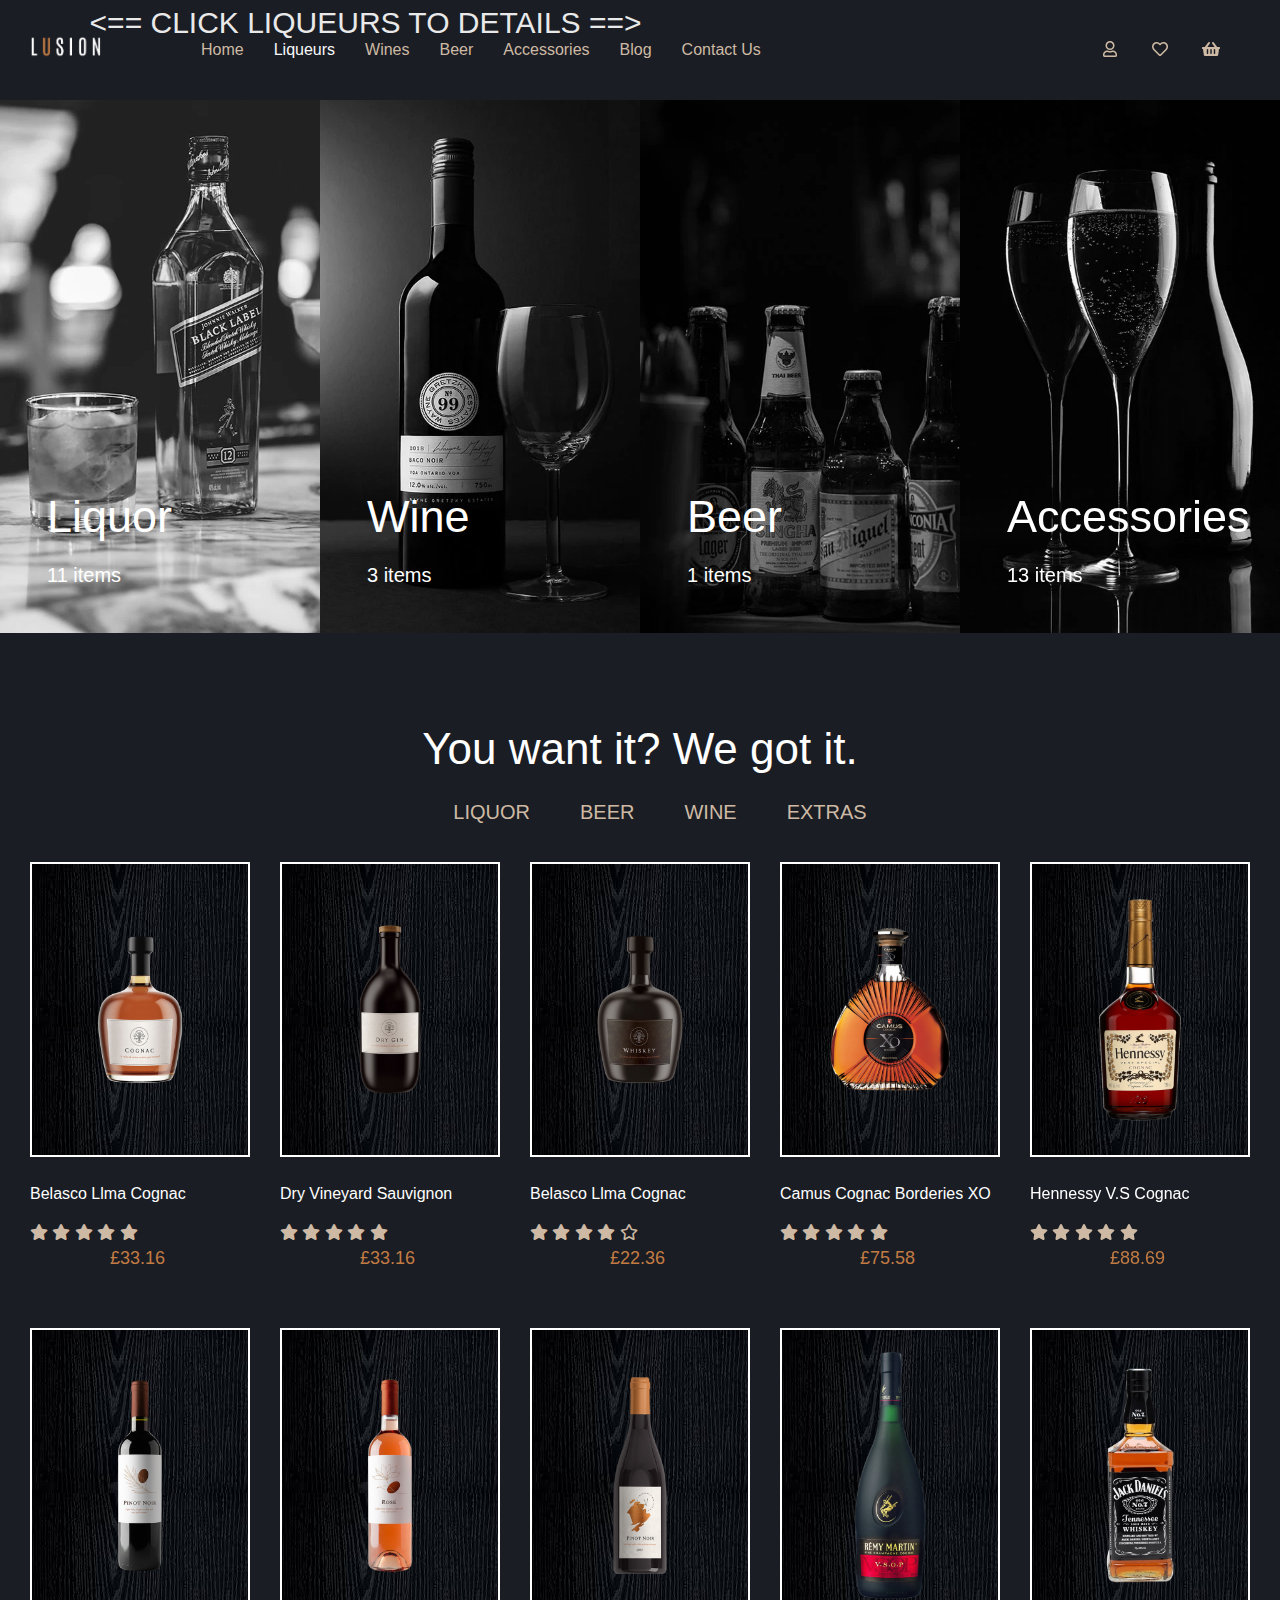
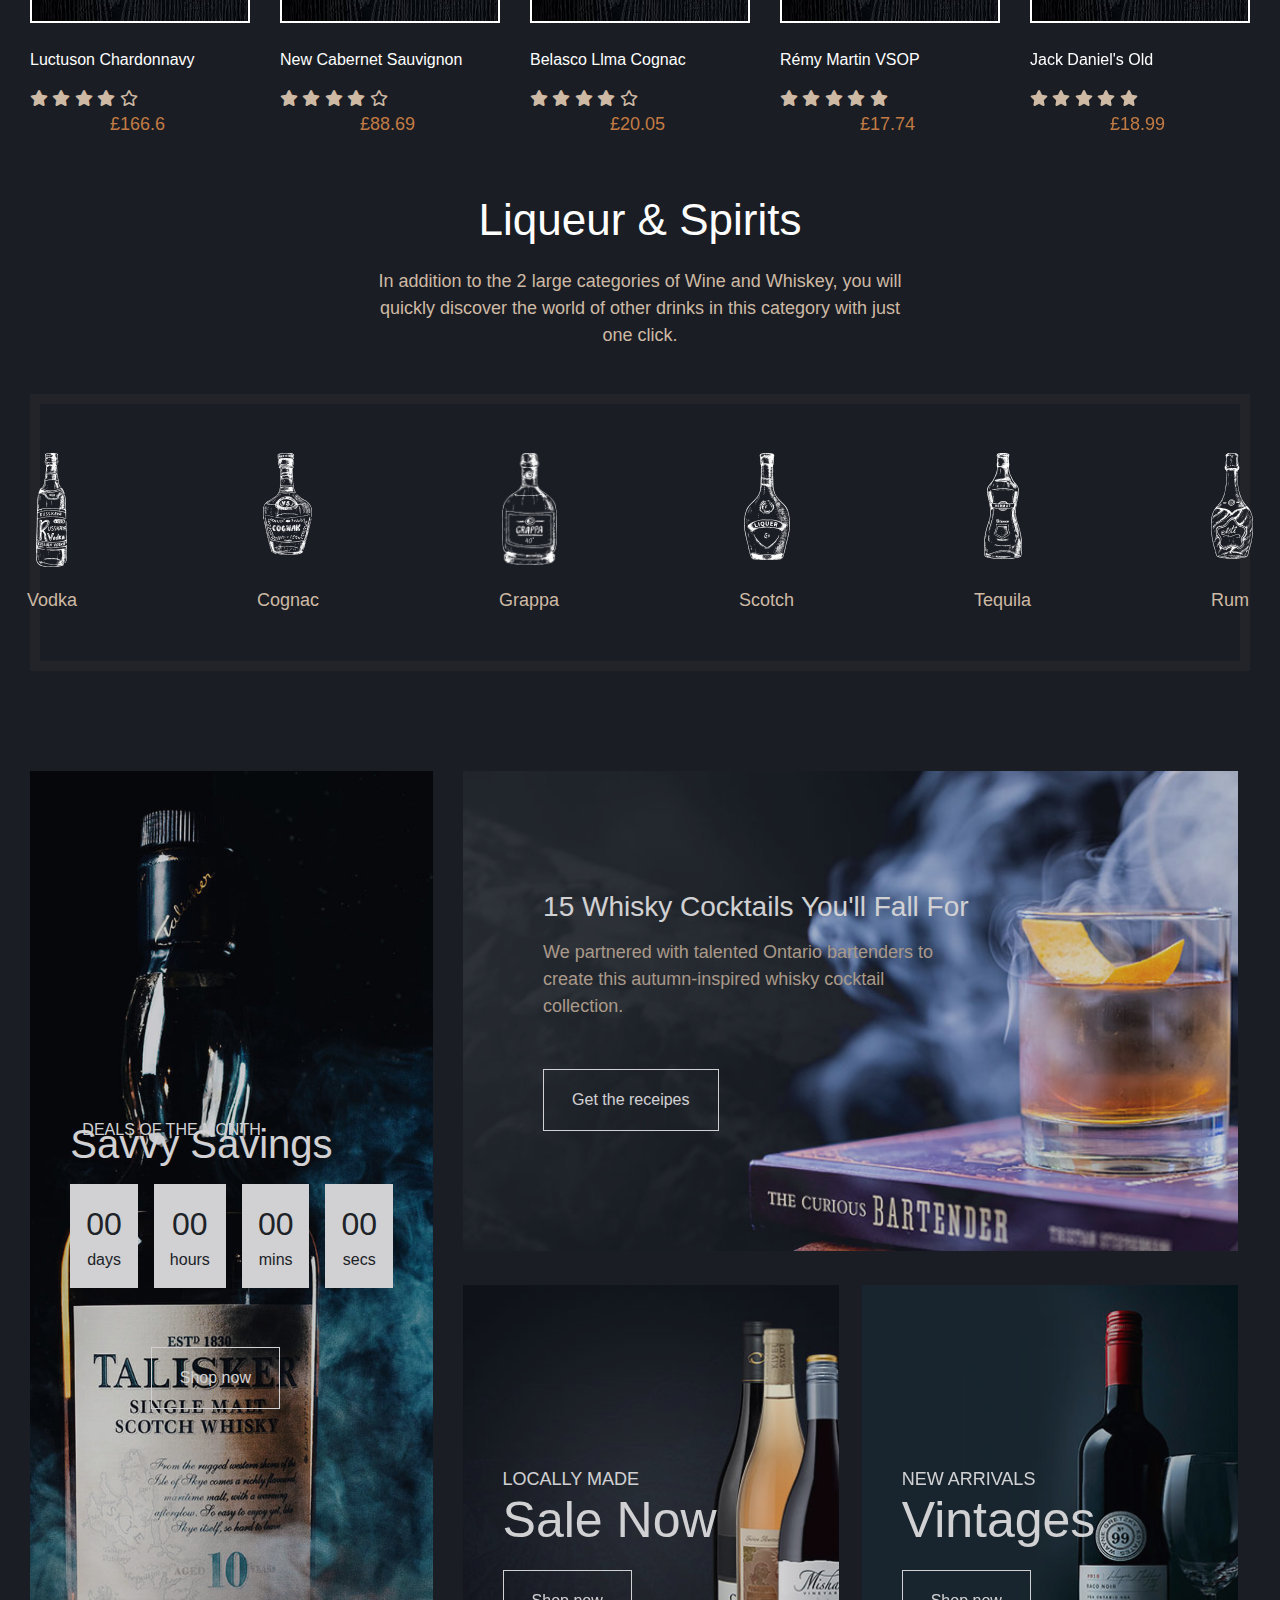
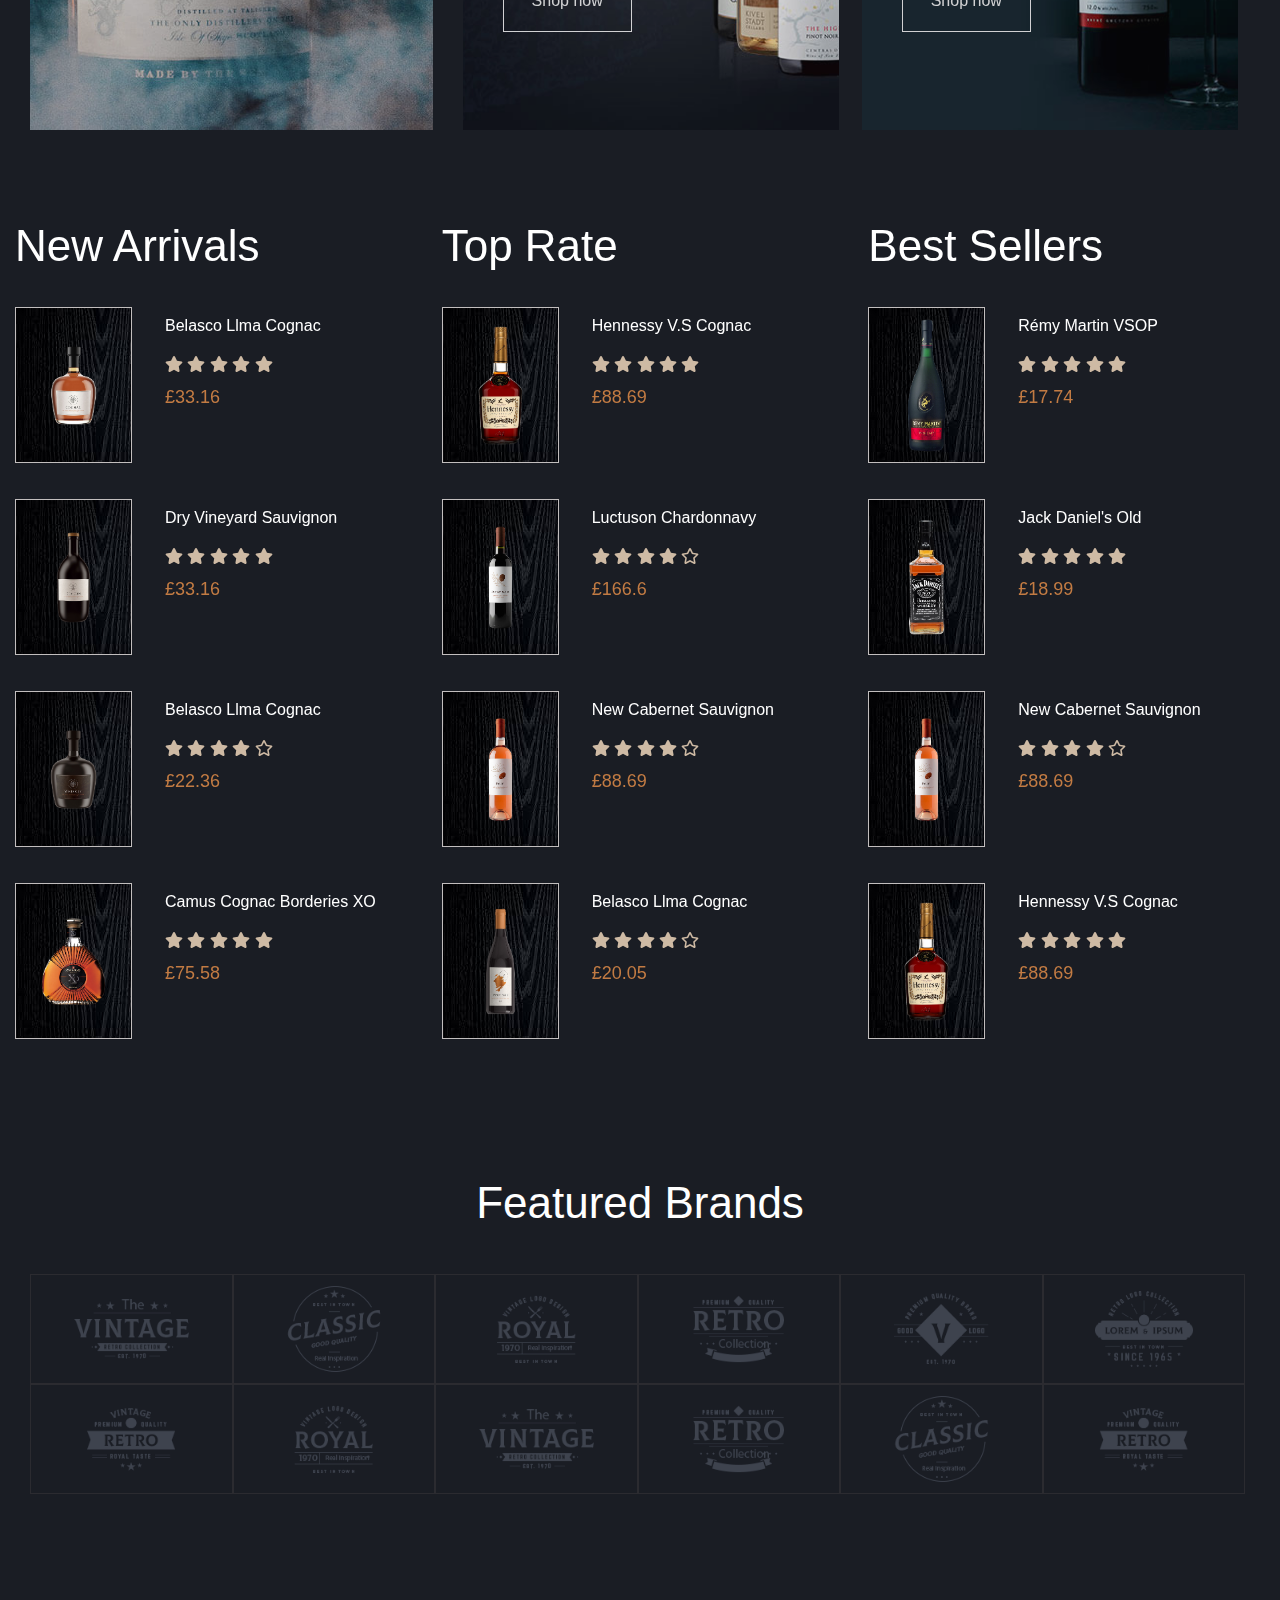
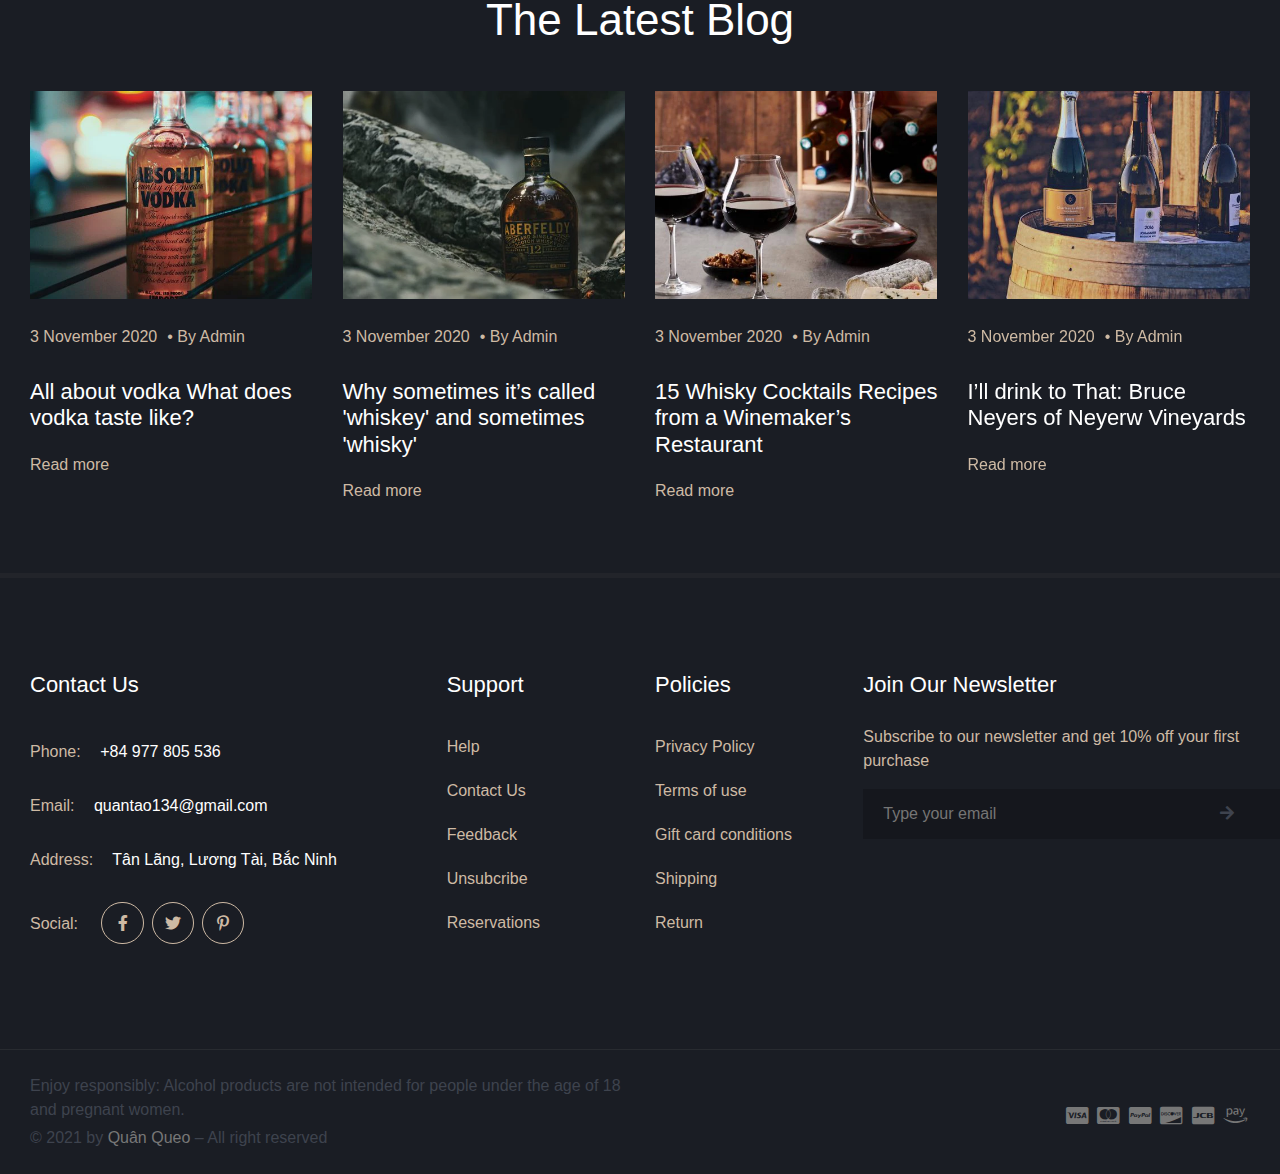
<file: index.html>
<!doctype html>
<html lang="en">

<head>
    <!-- Required meta tags -->
    <meta charset="utf-8">
    <meta name="viewport" content="width=device-width, initial-scale=1, shrink-to-fit=no">
    <link rel="stylesheet" href="assets/fonts/fontawesome/css/all.css">
    <link rel="stylesheet" href="assets/css/grid-basic.css">
    <link rel="stylesheet" href="assets/css/reset.css">
    <link rel="stylesheet/less" type="text/css" href="assets/css/styles.less" />
    <script src="assets/js/less.js"></script>
    <!-- Bootstrap CSS -->
    <link rel="stylesheet" href="assets/bootstrap/css/bootstrap.css">
    <link rel="stylesheet" href="assets/css/responsive.css">
    <title>Wine</title>
</head>


<body>
<div id="wrapper">
    <span class="back-top"><i class="fas fa-angle-double-up"></i></span>
    <div id="header">
        <span id="detailss" style="color: rgb(233, 233, 233); position: absolute; left: 7%; font-size: 30px;"> <== CLICK LIQUEURS TO DETAILS  ==></span>
        <div class="container-fluid">
            <div class="row">
                <div class="col-md-12 p-0">
                    <nav class="navbar navbar-light navbar-expand-xl py-0">
                        <div class="navbar-brand text-center logo">
                            <a href="index.html" class=""><img class="img-fluid" src="assets/images/logo_liquor.png.webp"
                                    alt=""></a>
                        </div>

                        <div id="search-box" style="display: none;">
                            <form action="">
                                <input type="text" name="search-box" placeholder="Search beer, wine, liquor and extras...">
                                <a href="" class="search-link"><i class="fas fa-search"></i></a>
                            </form>
                        </div>

                        <div class="collapse navbar-collapse" id="main-nav">
                            <ul class="navbar-nav">
                                <li class="nav-item" id="home">
                                    <a href="index.html" class="nav-link ml-0">Home</a>
                                    <div id="sub-menu-home">
                                        <ul class="sub-menu-home">
                                            <li class="sub-menu-home-item">
                                                <a href="" class="link-item-sub-menu">Home Fashion Store <span class="tip new">New</span></a>
                                            </li>
                            
                                            <li class="sub-menu-home-item">
                                                <a href="" class="link-item-sub-menu">Home Liquor Store</a>
                                            </li>
                            
                                            <li class="sub-menu-home-item">
                                                <a href="" class="link-item-sub-menu">Home Minimalist</a>
                                            </li>
                            
                                            <li class="sub-menu-home-item">
                                                <a href="" class="link-item-sub-menu">Home Organic <span class="tip hot">Hot</span></a>
                                            </li>
                            
                                            <li class="sub-menu-home-item">
                                                <a href="" class="link-item-sub-menu">Home Fashion Women</a>
                                            </li>
                            
                                            <li class="sub-menu-home-item">
                                                <a href="" class="link-item-sub-menu">Home Fashion Brand <span class="tip new">New</span></a>
                                            </li>
                            
                                            <li class="sub-menu-home-item">
                                                <a href="" class="link-item-sub-menu">Home Food</a>
                                            </li>
                            
                                            <li class="sub-menu-home-item">
                                                <a href="" class="link-item-sub-menu">Home Decor</a>
                                            </li>
                            
                                            <li class="sub-menu-home-item">
                                                <a href="" class="link-item-sub-menu">Home Cake Shop <span class="tip feature">Feature</span></a>
                                            </li>
                            
                                            <li class="sub-menu-home-item">
                                                <a href="" class="link-item-sub-menu">Home Christmas <span class="tip hot">Hot</span></a>
                                            </li>
                            
                                            <li class="sub-menu-home-item">
                                                <a href="" class="link-item-sub-menu">Home LookBook</a>
                                            </li>
                            
                                            <li class="sub-menu-home-item">
                                                <a href="" class="link-item-sub-menu">Home Watch</a>
                                            </li>
                            
                                            <li class="sub-menu-home-item">
                                                <a href="" class="link-item-sub-menu">Home Shoes Shop</a>
                                            </li>
                            
                                            <li class="sub-menu-home-item">
                                                <a href="" class="link-item-sub-menu">Home Bag Shop</a>
                                            </li>
                            
                                            <li class="sub-menu-home-item">
                                                <a href="" class="link-item-sub-menu">Home Furniture <span class="tip feature">Feature</span></a>
                                            </li>
                            
                                            <li class="sub-menu-home-item">
                                                <a href="" class="link-item-sub-menu">Home Full Option</a>
                                            </li>
                            
                                            <li class="sub-menu-home-item">
                                                <a href="" class="link-item-sub-menu">Home Fashion Men</a>
                                            </li>
                            
                                            <li class="sub-menu-home-item">
                                                <a href="" class="link-item-sub-menu">Home Minimalist Boxed</a>
                                            </li>
                            
                                            <li class="sub-menu-home-item">
                                                <a href="" class="link-item-sub-menu">Home Valentine <span class="tip new">New</span></a>
                                            </li>
                            
                                            <li class="sub-menu-home-item">
                                                <a href="" class="link-item-sub-menu">Home Slide</a>
                                            </li>
                            
                                            <li class="sub-menu-home-item">
                                                <a href="" class="link-item-sub-menu">Home Handmade <span class="tip new">New</span></a>
                                            </li>
                            
                                            <li class="sub-menu-home-item">
                                                <a href="" class="link-item-sub-menu">Home Fashion Men</a>
                                            </li>
                            
                                            <li class="sub-menu-home-item">
                                                <a href="" class="link-item-sub-menu">Home Fashion Children</a>
                                            </li>
                            
                                            <li class="sub-menu-home-item">
                                                <a href="" class="link-item-sub-menu">Home Fashion Newborn</a>
                                            </li>
                            
                                            <li class="sub-menu-home-item">
                                                <a href="" class="link-item-sub-menu">Home Fashion Accessories</a>
                                            </li>
                            
                                            <li class="sub-menu-home-item">
                                                <a href="" class="link-item-sub-menu">Home Instagram</a>
                                            </li>
                            
                                            <li class="sub-menu-home-item">
                                                <a href="" class="link-item-sub-menu">Fashion Store RTL</a>
                                            </li>
                                        </ul>

                                        <div class="menu-home-img">
                                            <a href="" class="link-thumb-sub-menu"><img src="assets/images/menu-home.png" alt=""></a>
                                            <a href="" class="link-menu-home-img">View Demo</a>
                                        </div>
                                    </div>
                                </li>
                                <li class="nav-item">
                                    <a href="pages/liquor/index.html" class="nav-link text-light">Liqueurs</a>
                                </li>
                                <li class="nav-item">
                                    <a href="" class="nav-link">Wines</a>
                                </li>
                                <li class="nav-item">
                                    <a href="" class="nav-link">Beer</a>
                                </li>
                                <li class="nav-item">
                                    <a href="" class="nav-link">Accessories</a>
                                </li>
                                <li class="nav-item">
                                    <a href="" class="nav-link">Blog</a>
                                </li>
                                <li class="nav-item">
                                    <a href="" class="nav-link">Contact Us</a>
                                </li>
                            </ul>
                        </div>




                        <input type="checkbox" id="menu-icon-mobile" style="display: none;">
                        <div id="menu-mobile" style="display: none;">
                            <ul class="menu-mobile">
                                <li class="mobile-item" id="home-mobile">
                                    <a href="" class="link-mobile">Home</a>
                                    <span class="show-menu-mobile"><i class="fas fa-angle-down"></i></span>

                                    <div id="sub-menu-home-mobile">
                                        <ul class="sub-menu-home-mobile">
                                            <li class="sub-menu-home-item">
                                                <a href="" class="link-item-sub-menu">Home Fashion Store <span class="tip new">New</span></a>
                                            </li>
                            
                                            <li class="sub-menu-home-item">
                                                <a href="" class="link-item-sub-menu">Home Liquor Store</a>
                                            </li>
                            
                                            <li class="sub-menu-home-item">
                                                <a href="" class="link-item-sub-menu">Home Minimalist</a>
                                            </li>
                            
                                            <li class="sub-menu-home-item">
                                                <a href="" class="link-item-sub-menu">Home Organic <span class="tip hot">Hot</span></a>
                                            </li>
                            
                                            <li class="sub-menu-home-item">
                                                <a href="" class="link-item-sub-menu">Home Fashion Women</a>
                                            </li>
                            
                                            <li class="sub-menu-home-item">
                                                <a href="" class="link-item-sub-menu">Home Fashion Brand <span class="tip new">New</span></a>
                                            </li>
                            
                                            <li class="sub-menu-home-item">
                                                <a href="" class="link-item-sub-menu">Home Food</a>
                                            </li>
                            
                                            <li class="sub-menu-home-item">
                                                <a href="" class="link-item-sub-menu">Home Decor</a>
                                            </li>
                            
                                            <li class="sub-menu-home-item">
                                                <a href="" class="link-item-sub-menu">Home Cake Shop <span class="tip feature">Feature</span></a>
                                            </li>
                            
                                            <li class="sub-menu-home-item">
                                                <a href="" class="link-item-sub-menu">Home Christmas <span class="tip hot">Hot</span></a>
                                            </li>
                            
                                            <li class="sub-menu-home-item">
                                                <a href="" class="link-item-sub-menu">Home LookBook</a>
                                            </li>
                            
                                            <li class="sub-menu-home-item">
                                                <a href="" class="link-item-sub-menu">Home Watch</a>
                                            </li>
                            
                                            <li class="sub-menu-home-item">
                                                <a href="" class="link-item-sub-menu">Home Shoes Shop</a>
                                            </li>
                            
                                            <li class="sub-menu-home-item">
                                                <a href="" class="link-item-sub-menu">Home Bag Shop</a>
                                            </li>
                            
                                            <li class="sub-menu-home-item">
                                                <a href="" class="link-item-sub-menu">Home Furniture <span class="tip feature">Feature</span></a>
                                            </li>
                            
                                            <li class="sub-menu-home-item">
                                                <a href="" class="link-item-sub-menu">Home Full Option</a>
                                            </li>
                            
                                            <li class="sub-menu-home-item">
                                                <a href="" class="link-item-sub-menu">Home Fashion Men</a>
                                            </li>
                            
                                            <li class="sub-menu-home-item">
                                                <a href="" class="link-item-sub-menu">Home Minimalist Boxed</a>
                                            </li>
                            
                                            <li class="sub-menu-home-item">
                                                <a href="" class="link-item-sub-menu">Home Valentine <span class="tip new">New</span></a>
                                            </li>
                            
                                            <li class="sub-menu-home-item">
                                                <a href="" class="link-item-sub-menu">Home Slide</a>
                                            </li>
                            
                                            <li class="sub-menu-home-item">
                                                <a href="" class="link-item-sub-menu">Home Handmade <span class="tip new">New</span></a>
                                            </li>
                            
                                            <li class="sub-menu-home-item">
                                                <a href="" class="link-item-sub-menu">Home Fashion Men</a>
                                            </li>
                            
                                            <li class="sub-menu-home-item">
                                                <a href="" class="link-item-sub-menu">Home Fashion Children</a>
                                            </li>
                            
                                            <li class="sub-menu-home-item">
                                                <a href="" class="link-item-sub-menu">Home Fashion Newborn</a>
                                            </li>
                            
                                            <li class="sub-menu-home-item">
                                                <a href="" class="link-item-sub-menu">Home Fashion Accessories</a>
                                            </li>
                            
                                            <li class="sub-menu-home-item">
                                                <a href="" class="link-item-sub-menu">Home Instagram</a>
                                            </li>
                            
                                            <li class="sub-menu-home-item">
                                                <a href="" class="link-item-sub-menu">Fashion Store RTL</a>
                                            </li>
                                        </ul>

                                        <div class="menu-home-img">
                                            <a href="" class="link-thumb-sub-menu"><img src="assets/images/menu-home.png" alt="" class="img-fluid"></a>
                                            <a href="" class="link-menu-home-img">View Demo</a>
                                        </div>
                                    </div>
                                </li>

                                <li class="mobile-item">
                                    <a href="pages/liquor/index.html" class="link-mobile">Liqueurs <span style="color: crimson;"> <== CLICK ME TO DETAILS</span></a>
                                    <span class="show-menu-mobile"><i class="fas fa-angle-down"></i></span>

                                    <div id="sub-menu-mobile">
                                        <ul class="sub-menu-mobile">
                                            
                                        </ul>
                                    </div>
                                </li>

                                <li class="mobile-item">
                                    <a href="" class="link-mobile">Men & Women</a>
                                    <span class="show-menu-mobile"><i class="fas fa-angle-down"></i></span>

                                    <div id="sub-menu-mobile">
                                        <ul class="sub-menu-mobile">
                                            
                                        </ul>
                                    </div>
                                </li>

                                <li class="mobile-item">
                                    <a href="" class="link-mobile">Shop</a>
                                    <span class="show-menu-mobile"><i class="fas fa-angle-down"></i></span>

                                    <div id="sub-menu-mobile">
                                        <ul class="sub-menu-mobile">
                                            
                                        </ul>
                                    </div>
                                </li>

                                <li class="mobile-item">
                                    <a href="" class="link-mobile">Pages</a>
                                    <span class="show-menu-mobile"><i class="fas fa-angle-down"></i></span>

                                    <div id="sub-menu-mobile">
                                        <ul class="sub-menu-mobile">
                                            
                                        </ul>
                                    </div>
                                </li>

                                <li class="mobile-item">
                                    <a href="" class="link-mobile">Blog</a>
                                    <span class="show-menu-mobile"><i class="fas fa-angle-down"></i></span>

                                    <div id="sub-menu-mobile">
                                        <ul class="sub-menu-mobile">
                                            
                                        </ul>
                                    </div>
                                </li>
                            </ul>
                        </div>




                        <div class="icon-menu">
                            <a href="index.html" class="link-icon-menu" style="display: none;"><i class="fas fa-home"></i></a>
                            <a href="#" class="link-icon-menu"><i class="far fa-user"></i></a>
                            <a href="#" class="link-icon-menu"><i class="far fa-heart"></i></a>
                            <a href="#" class="link-icon-menu"><i class="fas fa-shopping-basket"></i></a>
                            <label for="settings" class="link-icon-menu" style="display: none; padding: 12px 9%;"><i class="fas fa-cog"></i></label>
                        </div>
                        <input type="checkbox" id="settings" style="display: none;">
                        
                        

                        
                        <label for="menu-icon-mobile" id="menu-icon" style="display:none;">
                            <i class="fas fa-align-right"></i>
                        </label>


                        <label for="settings" class="overlay" style="visibility: hidden;"></label>
                        <div class="settings" style="transform: translateX(100%);">
                            <h3>Languages</h3>
                            <div class="lang-choice">
                                <span class="lang">En</span>
                                <span class="lang">Fr</span>
                                <span class="lang">De</span>
                            </div>

                            <ul class="content-settings">
                                <li class="setting-item">
                                    <i class="fas fa-map-marked-alt"></i>
                                    <div class="info-content">
                                        <p>924/1 Cummerata Mission, Los Angeles, USA, Inc - 4852</p>
                                    </div>
                                </li>
                                <li class="setting-item">
                                    <i class="far fa-envelope"></i>
                                    <div class="info-content">
                                        <a>Quantao134@gmail.com</a>
                                    </div>
                                </li>
                                <li class="setting-item">
                                    <i class="fas fa-phone-alt"></i>
                                    <div class="info-content">
                                        <a>0977805536</a>
                                    </div>
                                </li>
                                <li class="setting-item">
                                    <i class="far fa-clock"></i>
                                    <div class="info-content">
                                        <p>Monday: 13:00-18:00</p>
                                    </div>
                                </li>
                            </ul>
                        </div>
                    </nav>
                </div>
            </div>
        </div>
    </div>
    <!-- end header -->





    <div id="content">
        <div id="thumbnail">
            <div class="container-fluid">
                <div class="row">
                    <div class="col-md-3  p-0 position-relative bigthumb">
                        <a href="" class="link-bigthumb"><img class="img-hover img-fluid"
                                src="assets/images/bigthumb-1.png" alt=""></a>
                        <div class="detail-product">
                            <a href="" class="link-product-bigthumb">Liquor</a><br>
                            <span class="amount-product">11 items</span>
                        </div>
                    </div>

                    <div class="col-md-3 p-0 position-relative bigthumb">
                        <a href="" class="link-bigthumb"><img class="img-hover img-fluid"
                                src="assets/images/bigthumb-2.png" alt=""></a>
                        <div class="detail-product">
                            <a href="" class="link-product-bigthumb">Wine</a><br>
                            <span class="amount-product">3 items</span>
                        </div>
                    </div>

                    <div class="col-md-3 p-0 position-relative bigthumb">
                        <a href="" class="link-bigthumb"><img class="img-hover img-fluid"
                                src="assets/images/bigthumb-3.png" alt=""></a>
                        <div class="detail-product">
                            <a href="" class="link-product-bigthumb">Beer</a><br>
                            <span class="amount-product">1 items</span>
                        </div>
                    </div>

                    <div class="col-md-3 p-0 position-relative bigthumb">
                        <a href="" class="link-bigthumb"><img class="img-hover img-fluid"
                                src="assets/images/bigthumb-4.png" alt=""></a>
                        <div class="detail-product">
                            <a href="" class="link-product-bigthumb">Accessories</a><br>
                            <span class="amount-product">13 items</span>
                        </div>
                    </div>
                </div>
            </div>
        </div>
        <!-- end thumbnail -->






        <!-- product -->

        <h2 class="text-center">You want it? We got it.</h2>
        <ul class="list-tabs d-flex">
            <li class="tab-item"><a href="#tabs-1" class="active link-tabs" id="#tabs-">LIQUOR</a></li>
            <li class="tab-item"><a href="#tabs-2" class="link-tabs">BEER</a></li>
            <li class="tab-item"><a href="#tabs-3" class="link-tabs">WINE</a></li>
            <li class="tab-item"><a href="#tabs-4" class="link-tabs">EXTRAS</a></li>
        </ul>



        <ul class="list-product d-flex" id="tabs-1">
            <li class="product">
                <a href="" class="link-product-img">
                    <img src="assets/images/prd-1.png" class="img-fluid" alt="">
                </a>
                <a href="" class="link-product">Belasco Llma Cognac</a>
                <p class="price-product">
                    <span class="fa fa-star checked"></span>
                    <span class="fa fa-star checked"></span>
                    <span class="fa fa-star checked"></span>
                    <span class="fa fa-star checked"></span>
                    <span class="fa fa-star checked"></span>
                    <span class="price">£33.16</span>
                </p>
                <div class="product-action">
                    <a href="" class="link-action"><i class="fas fa-shopping-basket"></i></a>
                    <a href="" class="link-action"><i class="fas fa-search"></i></a>
                    <a href="" class="link-action"><i class="far fa-heart"></i></a>
                    <a href="" class="link-action"><i class="fas fa-random"></i></a>
                </div>    
            </li>

            <li class="product">
                <a href="" class="link-product-img">
                    <img src="assets/images/prd-2.png" alt="">
                </a>
                <a href="" class="link-product">Dry Vineyard Sauvignon</a>
                <p class="price-product">
                    <span class="fa fa-star checked"></span>
                    <span class="fa fa-star checked"></span>
                    <span class="fa fa-star checked"></span>
                    <span class="fa fa-star checked"></span>
                    <span class="fa fa-star checked"></span>
                    <span class="price">£33.16</span>
                </p>
                <div class="product-action">
                    <a href="" class="link-action"><i class="fas fa-shopping-basket"></i></a>
                    <a href="" class="link-action"><i class="fas fa-search"></i></a>
                    <a href="" class="link-action"><i class="far fa-heart"></i></a>
                    <a href="" class="link-action"><i class="fas fa-random"></i></a>
                </div>
            </li>

            <li class="product">
                <a href="" class="link-product-img">
                    <img src="assets/images/prd-3.png" alt="">
                </a>
                <a href="" class="link-product">Belasco Llma Cognac</a>
                <p class="price-product">
                    <span class="fa fa-star checked"></span>
                    <span class="fa fa-star checked"></span>
                    <span class="fa fa-star checked"></span>
                    <span class="fa fa-star checked"></span>
                    <span class="far fa-star"></span>
                    <span class="price">£22.36</span>
                </p>
                <div class="product-action">
                    <a href="" class="link-action"><i class="fas fa-shopping-basket"></i></a>
                    <a href="" class="link-action"><i class="fas fa-search"></i></a>
                    <a href="" class="link-action"><i class="far fa-heart"></i></a>
                    <a href="" class="link-action"><i class="fas fa-random"></i></a>
                </div>
            </li>

            <li class="product">
                <a href="" class="link-product-img">
                    <img src="assets/images/prd-4.png" alt="">
                </a>
                <a href="" class="link-product">Camus Cognac Borderies XO</a>
                <p class="price-product">
                    <span class="fa fa-star checked"></span>
                    <span class="fa fa-star checked"></span>
                    <span class="fa fa-star checked"></span>
                    <span class="fa fa-star checked"></span>
                    <span class="fa fa-star checked"></span>
                    <span class="price">£75.58</span>
                </p>
                <div class="product-action">
                    <a href="" class="link-action"><i class="fas fa-shopping-basket"></i></a>
                    <a href="" class="link-action"><i class="fas fa-search"></i></a>
                    <a href="" class="link-action"><i class="far fa-heart"></i></a>
                    <a href="" class="link-action"><i class="fas fa-random"></i></a>
                </div>
            </li>

            <li class="product">
                <a href="" class="link-product-img">
                    <img src="assets/images/prd-5.png" alt="">
                </a>
                <a href="" class="link-product">Hennessy V.S Cognac</a>
                <p class="price-product">
                    <span class="fa fa-star checked"></span>
                    <span class="fa fa-star checked"></span>
                    <span class="fa fa-star checked"></span>
                    <span class="fa fa-star checked"></span>
                    <span class="fa fa-star checked"></span>
                    <span class="price">£88.69</span>
                </p>
                <div class="product-action">
                    <a href="" class="link-action"><i class="fas fa-shopping-basket"></i></a>
                    <a href="" class="link-action"><i class="fas fa-search"></i></a>
                    <a href="" class="link-action"><i class="far fa-heart"></i></a>
                    <a href="" class="link-action"><i class="fas fa-random"></i></a>
                </div>
            </li>

            <li class="product">
                <a href="" class="link-product-img">
                    <img src="assets/images/prd-6.png" alt="">
                </a>
                <a href="" class="link-product">Luctuson Chardonnavy</a>
                <p class="price-product">
                    <span class="fa fa-star checked"></span>
                    <span class="fa fa-star checked"></span>
                    <span class="fa fa-star checked"></span>
                    <span class="fa fa-star checked"></span>
                    <span class="far fa-star"></span>
                    <span class="price">£166.6</span>
                </p>
                <div class="product-action">
                    <a href="" class="link-action"><i class="fas fa-shopping-basket"></i></a>
                    <a href="" class="link-action"><i class="fas fa-search"></i></a>
                    <a href="" class="link-action"><i class="far fa-heart"></i></a>
                    <a href="" class="link-action"><i class="fas fa-random"></i></a>
                </div>
            </li>

            <li class="product">
                <a href="" class="link-product-img">
                    <img src="assets/images/prd-7.png" alt="">
                </a>
                <a href="" class="link-product">New Cabernet Sauvignon</a>
                <p class="price-product">
                    <span class="fa fa-star checked"></span>
                    <span class="fa fa-star checked"></span>
                    <span class="fa fa-star checked"></span>
                    <span class="fa fa-star checked"></span>
                    <span class="far fa-star"></span>
                    <span class="price">£88.69</span>
                </p>
                <div class="product-action">
                    <a href="" class="link-action"><i class="fas fa-shopping-basket"></i></a>
                    <a href="" class="link-action"><i class="fas fa-search"></i></a>
                    <a href="" class="link-action"><i class="far fa-heart"></i></a>
                    <a href="" class="link-action"><i class="fas fa-random"></i></a>
                </div>
            </li>

            <li class="product">
                <a href="" class="link-product-img">
                    <img src="assets/images/prd-8.png" alt="">
                </a>
                <a href="" class="link-product">Belasco Llma Cognac</a>
                <p class="price-product">
                    <span class="fa fa-star checked"></span>
                    <span class="fa fa-star checked"></span>
                    <span class="fa fa-star checked"></span>
                    <span class="fa fa-star checked"></span>
                    <span class="far fa-star"></span>
                    <span class="price">£20.05</span>
                </p>
                <div class="product-action">
                    <a href="" class="link-action"><i class="fas fa-shopping-basket"></i></a>
                    <a href="" class="link-action"><i class="fas fa-search"></i></a>
                    <a href="" class="link-action"><i class="far fa-heart"></i></a>
                    <a href="" class="link-action"><i class="fas fa-random"></i></a>
                </div>
            </li>

            <li class="product">
                <a href="" class="link-product-img">
                    <img src="assets/images/prd-9.png" alt="">
                </a>
                <a href="" class="link-product">Rémy Martin VSOP</a>
                <p class="price-product">
                    <span class="fa fa-star checked"></span>
                    <span class="fa fa-star checked"></span>
                    <span class="fa fa-star checked"></span>
                    <span class="fa fa-star checked"></span>
                    <span class="fa fa-star checked"></span>
                    <span class="price">£17.74</span>
                </p>
                <div class="product-action">
                    <a href="" class="link-action"><i class="fas fa-shopping-basket"></i></a>
                    <a href="" class="link-action"><i class="fas fa-search"></i></a>
                    <a href="" class="link-action"><i class="far fa-heart"></i></a>
                    <a href="" class="link-action"><i class="fas fa-random"></i></a>
                </div>
            </li>

            <li class="product">
                <a href="" class="link-product-img">
                    <img src="assets/images/prd-10.png" alt="">
                </a>
                <a href="" class="link-product">Jack Daniel's Old</a>
                <p class="price-product">
                    <span class="fa fa-star checked"></span>
                    <span class="fa fa-star checked"></span>
                    <span class="fa fa-star checked"></span>
                    <span class="fa fa-star checked"></span>
                    <span class="fa fa-star checked"></span>
                    <span class="price">£18.99</span>
                </p>
                <div class="product-action">
                    <a href="" class="link-action"><i class="fas fa-shopping-basket"></i></a>
                    <a href="" class="link-action"><i class="fas fa-search"></i></a>
                    <a href="" class="link-action"><i class="far fa-heart"></i></a>
                    <a href="" class="link-action"><i class="fas fa-random"></i></a>
                </div>
            </li>
        </ul>





        <!--                    tab-2                     -->
        <ul class="list-product d-none" id="tabs-2">
            <li class="product">
                <a href="" class="link-product-img">
                    <img src="assets/images/prd-1.png" class="img-fluid" alt="">
                </a>
                <a href="" class="link-product">Belasco Llma Cognac</a>
                <p class="price-product">
                    <span class="fa fa-star checked"></span>
                    <span class="fa fa-star checked"></span>
                    <span class="fa fa-star checked"></span>
                    <span class="fa fa-star checked"></span>
                    <span class="fa fa-star checked"></span>
                    <span class="price">£33.16</span>
                </p>
                <div class="product-action">
                    <a href="" class="link-action"><i class="fas fa-shopping-basket"></i></a>
                    <a href="" class="link-action"><i class="fas fa-search"></i></a>
                    <a href="" class="link-action"><i class="far fa-heart"></i></a>
                    <a href="" class="link-action"><i class="fas fa-random"></i></a>
                </div>    
            </li>

            <li class="product">
                <a href="" class="link-product-img">
                    <img src="assets/images/prd-2.png" alt="">
                </a>
                <a href="" class="link-product">Dry Vineyard Sauvignon</a>
                <p class="price-product">
                    <span class="fa fa-star checked"></span>
                    <span class="fa fa-star checked"></span>
                    <span class="fa fa-star checked"></span>
                    <span class="fa fa-star checked"></span>
                    <span class="fa fa-star checked"></span>
                    <span class="price">£33.16</span>
                </p>
                <div class="product-action">
                    <a href="" class="link-action"><i class="fas fa-shopping-basket"></i></a>
                    <a href="" class="link-action"><i class="fas fa-search"></i></a>
                    <a href="" class="link-action"><i class="far fa-heart"></i></a>
                    <a href="" class="link-action"><i class="fas fa-random"></i></a>
                </div>
            </li>

            <li class="product">
                <a href="" class="link-product-img">
                    <img src="assets/images/prd-3.png" alt="">
                </a>
                <a href="" class="link-product">Belasco Llma Cognac</a>
                <p class="price-product">
                    <span class="fa fa-star checked"></span>
                    <span class="fa fa-star checked"></span>
                    <span class="fa fa-star checked"></span>
                    <span class="fa fa-star checked"></span>
                    <span class="far fa-star"></span>
                    <span class="price">£22.36</span>
                </p>
                <div class="product-action">
                    <a href="" class="link-action"><i class="fas fa-shopping-basket"></i></a>
                    <a href="" class="link-action"><i class="fas fa-search"></i></a>
                    <a href="" class="link-action"><i class="far fa-heart"></i></a>
                    <a href="" class="link-action"><i class="fas fa-random"></i></a>
                </div>
            </li>

            <li class="product">
                <a href="" class="link-product-img">
                    <img src="assets/images/prd-4.png" alt="">
                </a>
                <a href="" class="link-product">Camus Cognac Borderies XO</a>
                <p class="price-product">
                    <span class="fa fa-star checked"></span>
                    <span class="fa fa-star checked"></span>
                    <span class="fa fa-star checked"></span>
                    <span class="fa fa-star checked"></span>
                    <span class="fa fa-star checked"></span>
                    <span class="price">£75.58</span>
                </p>
                <div class="product-action">
                    <a href="" class="link-action"><i class="fas fa-shopping-basket"></i></a>
                    <a href="" class="link-action"><i class="fas fa-search"></i></a>
                    <a href="" class="link-action"><i class="far fa-heart"></i></a>
                    <a href="" class="link-action"><i class="fas fa-random"></i></a>
                </div>
            </li>

            <li class="product">
                <a href="" class="link-product-img">
                    <img src="assets/images/prd-5.png" alt="">
                </a>
                <a href="" class="link-product">Hennessy V.S Cognac</a>
                <p class="price-product">
                    <span class="fa fa-star checked"></span>
                    <span class="fa fa-star checked"></span>
                    <span class="fa fa-star checked"></span>
                    <span class="fa fa-star checked"></span>
                    <span class="fa fa-star checked"></span>
                    <span class="price">£88.69</span>
                </p>
                <div class="product-action">
                    <a href="" class="link-action"><i class="fas fa-shopping-basket"></i></a>
                    <a href="" class="link-action"><i class="fas fa-search"></i></a>
                    <a href="" class="link-action"><i class="far fa-heart"></i></a>
                    <a href="" class="link-action"><i class="fas fa-random"></i></a>
                </div>
            </li>

            <li class="product">
                <a href="" class="link-product-img">
                    <img src="assets/images/prd-6.png" alt="">
                </a>
                <a href="" class="link-product">Luctuson Chardonnavy</a>
                <p class="price-product">
                    <span class="fa fa-star checked"></span>
                    <span class="fa fa-star checked"></span>
                    <span class="fa fa-star checked"></span>
                    <span class="fa fa-star checked"></span>
                    <span class="far fa-star"></span>
                    <span class="price">£166.6</span>
                </p>
                <div class="product-action">
                    <a href="" class="link-action"><i class="fas fa-shopping-basket"></i></a>
                    <a href="" class="link-action"><i class="fas fa-search"></i></a>
                    <a href="" class="link-action"><i class="far fa-heart"></i></a>
                    <a href="" class="link-action"><i class="fas fa-random"></i></a>
                </div>
            </li>

            <li class="product">
                <a href="" class="link-product-img">
                    <img src="assets/images/prd-7.png" alt="">
                </a>
                <a href="" class="link-product">New Cabernet Sauvignon</a>
                <p class="price-product">
                    <span class="fa fa-star checked"></span>
                    <span class="fa fa-star checked"></span>
                    <span class="fa fa-star checked"></span>
                    <span class="fa fa-star checked"></span>
                    <span class="far fa-star"></span>
                    <span class="price">£88.69</span>
                </p>
                <div class="product-action">
                    <a href="" class="link-action"><i class="fas fa-shopping-basket"></i></a>
                    <a href="" class="link-action"><i class="fas fa-search"></i></a>
                    <a href="" class="link-action"><i class="far fa-heart"></i></a>
                    <a href="" class="link-action"><i class="fas fa-random"></i></a>
                </div>
            </li>

            <li class="product">
                <a href="" class="link-product-img">
                    <img src="assets/images/prd-8.png" alt="">
                </a>
                <a href="" class="link-product">Belasco Llma Cognac</a>
                <p class="price-product">
                    <span class="fa fa-star checked"></span>
                    <span class="fa fa-star checked"></span>
                    <span class="fa fa-star checked"></span>
                    <span class="fa fa-star checked"></span>
                    <span class="far fa-star"></span>
                    <span class="price">£20.05</span>
                </p>
                <div class="product-action">
                    <a href="" class="link-action"><i class="fas fa-shopping-basket"></i></a>
                    <a href="" class="link-action"><i class="fas fa-search"></i></a>
                    <a href="" class="link-action"><i class="far fa-heart"></i></a>
                    <a href="" class="link-action"><i class="fas fa-random"></i></a>
                </div>
            </li>

            <li class="product">
                <a href="" class="link-product-img">
                    <img src="assets/images/prd-9.png" alt="">
                </a>
                <a href="" class="link-product">Rémy Martin VSOP</a>
                <p class="price-product">
                    <span class="fa fa-star checked"></span>
                    <span class="fa fa-star checked"></span>
                    <span class="fa fa-star checked"></span>
                    <span class="fa fa-star checked"></span>
                    <span class="fa fa-star checked"></span>
                    <span class="price">£17.74</span>
                </p>
                <div class="product-action">
                    <a href="" class="link-action"><i class="fas fa-shopping-basket"></i></a>
                    <a href="" class="link-action"><i class="fas fa-search"></i></a>
                    <a href="" class="link-action"><i class="far fa-heart"></i></a>
                    <a href="" class="link-action"><i class="fas fa-random"></i></a>
                </div>
            </li>

            <li class="product">
                <a href="" class="link-product-img">
                    <img src="assets/images/prd-10.png" alt="">
                </a>
                <a href="" class="link-product">Jack Daniel's Old</a>
                <p class="price-product">
                    <span class="fa fa-star checked"></span>
                    <span class="fa fa-star checked"></span>
                    <span class="fa fa-star checked"></span>
                    <span class="fa fa-star checked"></span>
                    <span class="fa fa-star checked"></span>
                    <span class="price">£18.99</span>
                </p>
                <div class="product-action">
                    <a href="" class="link-action"><i class="fas fa-shopping-basket"></i></a>
                    <a href="" class="link-action"><i class="fas fa-search"></i></a>
                    <a href="" class="link-action"><i class="far fa-heart"></i></a>
                    <a href="" class="link-action"><i class="fas fa-random"></i></a>
                </div>
            </li>
        </ul>






        <!--                       tab 3            -->
        <ul class="list-product d-none" id="tabs-3">
            <li class="product">
                <a href="" class="link-product-img">
                    <img src="assets/images/prd-1.png" class="img-fluid" alt="">
                </a>
                <a href="" class="link-product">Belasco Llma Cognac</a>
                <p class="price-product">
                    <span class="fa fa-star checked"></span>
                    <span class="fa fa-star checked"></span>
                    <span class="fa fa-star checked"></span>
                    <span class="fa fa-star checked"></span>
                    <span class="fa fa-star checked"></span>
                    <span class="price">£33.16</span>
                </p>
                <div class="product-action">
                    <a href="" class="link-action"><i class="fas fa-shopping-basket"></i></a>
                    <a href="" class="link-action"><i class="fas fa-search"></i></a>
                    <a href="" class="link-action"><i class="far fa-heart"></i></a>
                    <a href="" class="link-action"><i class="fas fa-random"></i></a>
                </div>    
            </li>

            <li class="product">
                <a href="" class="link-product-img">
                    <img src="assets/images/prd-2.png" alt="">
                </a>
                <a href="" class="link-product">Dry Vineyard Sauvignon</a>
                <p class="price-product">
                    <span class="fa fa-star checked"></span>
                    <span class="fa fa-star checked"></span>
                    <span class="fa fa-star checked"></span>
                    <span class="fa fa-star checked"></span>
                    <span class="fa fa-star checked"></span>
                    <span class="price">£33.16</span>
                </p>
                <div class="product-action">
                    <a href="" class="link-action"><i class="fas fa-shopping-basket"></i></a>
                    <a href="" class="link-action"><i class="fas fa-search"></i></a>
                    <a href="" class="link-action"><i class="far fa-heart"></i></a>
                    <a href="" class="link-action"><i class="fas fa-random"></i></a>
                </div>
            </li>

            <li class="product">
                <a href="" class="link-product-img">
                    <img src="assets/images/prd-3.png" alt="">
                </a>
                <a href="" class="link-product">Belasco Llma Cognac</a>
                <p class="price-product">
                    <span class="fa fa-star checked"></span>
                    <span class="fa fa-star checked"></span>
                    <span class="fa fa-star checked"></span>
                    <span class="fa fa-star checked"></span>
                    <span class="far fa-star"></span>
                    <span class="price">£22.36</span>
                </p>
                <div class="product-action">
                    <a href="" class="link-action"><i class="fas fa-shopping-basket"></i></a>
                    <a href="" class="link-action"><i class="fas fa-search"></i></a>
                    <a href="" class="link-action"><i class="far fa-heart"></i></a>
                    <a href="" class="link-action"><i class="fas fa-random"></i></a>
                </div>
            </li>

            <li class="product">
                <a href="" class="link-product-img">
                    <img src="assets/images/prd-4.png" alt="">
                </a>
                <a href="" class="link-product">Camus Cognac Borderies XO</a>
                <p class="price-product">
                    <span class="fa fa-star checked"></span>
                    <span class="fa fa-star checked"></span>
                    <span class="fa fa-star checked"></span>
                    <span class="fa fa-star checked"></span>
                    <span class="fa fa-star checked"></span>
                    <span class="price">£75.58</span>
                </p>
                <div class="product-action">
                    <a href="" class="link-action"><i class="fas fa-shopping-basket"></i></a>
                    <a href="" class="link-action"><i class="fas fa-search"></i></a>
                    <a href="" class="link-action"><i class="far fa-heart"></i></a>
                    <a href="" class="link-action"><i class="fas fa-random"></i></a>
                </div>
            </li>

            <li class="product">
                <a href="" class="link-product-img">
                    <img src="assets/images/prd-5.png" alt="">
                </a>
                <a href="" class="link-product">Hennessy V.S Cognac</a>
                <p class="price-product">
                    <span class="fa fa-star checked"></span>
                    <span class="fa fa-star checked"></span>
                    <span class="fa fa-star checked"></span>
                    <span class="fa fa-star checked"></span>
                    <span class="fa fa-star checked"></span>
                    <span class="price">£88.69</span>
                </p>
                <div class="product-action">
                    <a href="" class="link-action"><i class="fas fa-shopping-basket"></i></a>
                    <a href="" class="link-action"><i class="fas fa-search"></i></a>
                    <a href="" class="link-action"><i class="far fa-heart"></i></a>
                    <a href="" class="link-action"><i class="fas fa-random"></i></a>
                </div>
            </li>

            <li class="product">
                <a href="" class="link-product-img">
                    <img src="assets/images/prd-6.png" alt="">
                </a>
                <a href="" class="link-product">Luctuson Chardonnavy</a>
                <p class="price-product">
                    <span class="fa fa-star checked"></span>
                    <span class="fa fa-star checked"></span>
                    <span class="fa fa-star checked"></span>
                    <span class="fa fa-star checked"></span>
                    <span class="far fa-star"></span>
                    <span class="price">£166.6</span>
                </p>
                <div class="product-action">
                    <a href="" class="link-action"><i class="fas fa-shopping-basket"></i></a>
                    <a href="" class="link-action"><i class="fas fa-search"></i></a>
                    <a href="" class="link-action"><i class="far fa-heart"></i></a>
                    <a href="" class="link-action"><i class="fas fa-random"></i></a>
                </div>
            </li>

            <li class="product">
                <a href="" class="link-product-img">
                    <img src="assets/images/prd-7.png" alt="">
                </a>
                <a href="" class="link-product">New Cabernet Sauvignon</a>
                <p class="price-product">
                    <span class="fa fa-star checked"></span>
                    <span class="fa fa-star checked"></span>
                    <span class="fa fa-star checked"></span>
                    <span class="fa fa-star checked"></span>
                    <span class="far fa-star"></span>
                    <span class="price">£88.69</span>
                </p>
                <div class="product-action">
                    <a href="" class="link-action"><i class="fas fa-shopping-basket"></i></a>
                    <a href="" class="link-action"><i class="fas fa-search"></i></a>
                    <a href="" class="link-action"><i class="far fa-heart"></i></a>
                    <a href="" class="link-action"><i class="fas fa-random"></i></a>
                </div>
            </li>

            <li class="product">
                <a href="" class="link-product-img">
                    <img src="assets/images/prd-8.png" alt="">
                </a>
                <a href="" class="link-product">Belasco Llma Cognac</a>
                <p class="price-product">
                    <span class="fa fa-star checked"></span>
                    <span class="fa fa-star checked"></span>
                    <span class="fa fa-star checked"></span>
                    <span class="fa fa-star checked"></span>
                    <span class="far fa-star"></span>
                    <span class="price">£20.05</span>
                </p>
                <div class="product-action">
                    <a href="" class="link-action"><i class="fas fa-shopping-basket"></i></a>
                    <a href="" class="link-action"><i class="fas fa-search"></i></a>
                    <a href="" class="link-action"><i class="far fa-heart"></i></a>
                    <a href="" class="link-action"><i class="fas fa-random"></i></a>
                </div>
            </li>

            <li class="product">
                <a href="" class="link-product-img">
                    <img src="assets/images/prd-9.png" alt="">
                </a>
                <a href="" class="link-product">Rémy Martin VSOP</a>
                <p class="price-product">
                    <span class="fa fa-star checked"></span>
                    <span class="fa fa-star checked"></span>
                    <span class="fa fa-star checked"></span>
                    <span class="fa fa-star checked"></span>
                    <span class="fa fa-star checked"></span>
                    <span class="price">£17.74</span>
                </p>
                <div class="product-action">
                    <a href="" class="link-action"><i class="fas fa-shopping-basket"></i></a>
                    <a href="" class="link-action"><i class="fas fa-search"></i></a>
                    <a href="" class="link-action"><i class="far fa-heart"></i></a>
                    <a href="" class="link-action"><i class="fas fa-random"></i></a>
                </div>
            </li>

            <li class="product">
                <a href="" class="link-product-img">
                    <img src="assets/images/prd-10.png" alt="">
                </a>
                <a href="" class="link-product">Jack Daniel's Old</a>
                <p class="price-product">
                    <span class="fa fa-star checked"></span>
                    <span class="fa fa-star checked"></span>
                    <span class="fa fa-star checked"></span>
                    <span class="fa fa-star checked"></span>
                    <span class="fa fa-star checked"></span>
                    <span class="price">£18.99</span>
                </p>
                <div class="product-action">
                    <a href="" class="link-action"><i class="fas fa-shopping-basket"></i></a>
                    <a href="" class="link-action"><i class="fas fa-search"></i></a>
                    <a href="" class="link-action"><i class="far fa-heart"></i></a>
                    <a href="" class="link-action"><i class="fas fa-random"></i></a>
                </div>
            </li>
        </ul>







        <!--                         tab 4                   -->
        <ul class="list-product d-none" id="tabs-4">
            <li class="product">
                <a href="" class="link-product-img">
                    <img src="assets/images/prd-1.png" class="img-fluid" alt="">
                </a>
                <a href="" class="link-product">Belasco Llma Cognac</a>
                <p class="price-product">
                    <span class="fa fa-star checked"></span>
                    <span class="fa fa-star checked"></span>
                    <span class="fa fa-star checked"></span>
                    <span class="fa fa-star checked"></span>
                    <span class="fa fa-star checked"></span>
                    <span class="price">£33.16</span>
                </p>
                <div class="product-action">
                    <a href="" class="link-action"><i class="fas fa-shopping-basket"></i></a>
                    <a href="" class="link-action"><i class="fas fa-search"></i></a>
                    <a href="" class="link-action"><i class="far fa-heart"></i></a>
                    <a href="" class="link-action"><i class="fas fa-random"></i></a>
                </div>    
            </li>

            <li class="product">
                <a href="" class="link-product-img">
                    <img src="assets/images/prd-2.png" alt="">
                </a>
                <a href="" class="link-product">Dry Vineyard Sauvignon</a>
                <p class="price-product">
                    <span class="fa fa-star checked"></span>
                    <span class="fa fa-star checked"></span>
                    <span class="fa fa-star checked"></span>
                    <span class="fa fa-star checked"></span>
                    <span class="fa fa-star checked"></span>
                    <span class="price">£33.16</span>
                </p>
                <div class="product-action">
                    <a href="" class="link-action"><i class="fas fa-shopping-basket"></i></a>
                    <a href="" class="link-action"><i class="fas fa-search"></i></a>
                    <a href="" class="link-action"><i class="far fa-heart"></i></a>
                    <a href="" class="link-action"><i class="fas fa-random"></i></a>
                </div>
            </li>

            <li class="product">
                <a href="" class="link-product-img">
                    <img src="assets/images/prd-3.png" alt="">
                </a>
                <a href="" class="link-product">Belasco Llma Cognac</a>
                <p class="price-product">
                    <span class="fa fa-star checked"></span>
                    <span class="fa fa-star checked"></span>
                    <span class="fa fa-star checked"></span>
                    <span class="fa fa-star checked"></span>
                    <span class="far fa-star"></span>
                    <span class="price">£22.36</span>
                </p>
                <div class="product-action">
                    <a href="" class="link-action"><i class="fas fa-shopping-basket"></i></a>
                    <a href="" class="link-action"><i class="fas fa-search"></i></a>
                    <a href="" class="link-action"><i class="far fa-heart"></i></a>
                    <a href="" class="link-action"><i class="fas fa-random"></i></a>
                </div>
            </li>

            <li class="product">
                <a href="" class="link-product-img">
                    <img src="assets/images/prd-4.png" alt="">
                </a>
                <a href="" class="link-product">Camus Cognac Borderies XO</a>
                <p class="price-product">
                    <span class="fa fa-star checked"></span>
                    <span class="fa fa-star checked"></span>
                    <span class="fa fa-star checked"></span>
                    <span class="fa fa-star checked"></span>
                    <span class="fa fa-star checked"></span>
                    <span class="price">£75.58</span>
                </p>
                <div class="product-action">
                    <a href="" class="link-action"><i class="fas fa-shopping-basket"></i></a>
                    <a href="" class="link-action"><i class="fas fa-search"></i></a>
                    <a href="" class="link-action"><i class="far fa-heart"></i></a>
                    <a href="" class="link-action"><i class="fas fa-random"></i></a>
                </div>
            </li>

            <li class="product">
                <a href="" class="link-product-img">
                    <img src="assets/images/prd-5.png" alt="">
                </a>
                <a href="" class="link-product">Hennessy V.S Cognac</a>
                <p class="price-product">
                    <span class="fa fa-star checked"></span>
                    <span class="fa fa-star checked"></span>
                    <span class="fa fa-star checked"></span>
                    <span class="fa fa-star checked"></span>
                    <span class="fa fa-star checked"></span>
                    <span class="price">£88.69</span>
                </p>
                <div class="product-action">
                    <a href="" class="link-action"><i class="fas fa-shopping-basket"></i></a>
                    <a href="" class="link-action"><i class="fas fa-search"></i></a>
                    <a href="" class="link-action"><i class="far fa-heart"></i></a>
                    <a href="" class="link-action"><i class="fas fa-random"></i></a>
                </div>
            </li>

            <li class="product">
                <a href="" class="link-product-img">
                    <img src="assets/images/prd-6.png" alt="">
                </a>
                <a href="" class="link-product">Luctuson Chardonnavy</a>
                <p class="price-product">
                    <span class="fa fa-star checked"></span>
                    <span class="fa fa-star checked"></span>
                    <span class="fa fa-star checked"></span>
                    <span class="fa fa-star checked"></span>
                    <span class="far fa-star"></span>
                    <span class="price">£166.6</span>
                </p>
                <div class="product-action">
                    <a href="" class="link-action"><i class="fas fa-shopping-basket"></i></a>
                    <a href="" class="link-action"><i class="fas fa-search"></i></a>
                    <a href="" class="link-action"><i class="far fa-heart"></i></a>
                    <a href="" class="link-action"><i class="fas fa-random"></i></a>
                </div>
            </li>

            <li class="product">
                <a href="" class="link-product-img">
                    <img src="assets/images/prd-7.png" alt="">
                </a>
                <a href="" class="link-product">New Cabernet Sauvignon</a>
                <p class="price-product">
                    <span class="fa fa-star checked"></span>
                    <span class="fa fa-star checked"></span>
                    <span class="fa fa-star checked"></span>
                    <span class="fa fa-star checked"></span>
                    <span class="far fa-star"></span>
                    <span class="price">£88.69</span>
                </p>
                <div class="product-action">
                    <a href="" class="link-action"><i class="fas fa-shopping-basket"></i></a>
                    <a href="" class="link-action"><i class="fas fa-search"></i></a>
                    <a href="" class="link-action"><i class="far fa-heart"></i></a>
                    <a href="" class="link-action"><i class="fas fa-random"></i></a>
                </div>
            </li>

            <li class="product">
                <a href="" class="link-product-img">
                    <img src="assets/images/prd-8.png" alt="">
                </a>
                <a href="" class="link-product">Belasco Llma Cognac</a>
                <p class="price-product">
                    <span class="fa fa-star checked"></span>
                    <span class="fa fa-star checked"></span>
                    <span class="fa fa-star checked"></span>
                    <span class="fa fa-star checked"></span>
                    <span class="far fa-star"></span>
                    <span class="price">£20.05</span>
                </p>
                <div class="product-action">
                    <a href="" class="link-action"><i class="fas fa-shopping-basket"></i></a>
                    <a href="" class="link-action"><i class="fas fa-search"></i></a>
                    <a href="" class="link-action"><i class="far fa-heart"></i></a>
                    <a href="" class="link-action"><i class="fas fa-random"></i></a>
                </div>
            </li>

            <li class="product">
                <a href="" class="link-product-img">
                    <img src="assets/images/prd-9.png" alt="">
                </a>
                <a href="" class="link-product">Rémy Martin VSOP</a>
                <p class="price-product">
                    <span class="fa fa-star checked"></span>
                    <span class="fa fa-star checked"></span>
                    <span class="fa fa-star checked"></span>
                    <span class="fa fa-star checked"></span>
                    <span class="fa fa-star checked"></span>
                    <span class="price">£17.74</span>
                </p>
                <div class="product-action">
                    <a href="" class="link-action"><i class="fas fa-shopping-basket"></i></a>
                    <a href="" class="link-action"><i class="fas fa-search"></i></a>
                    <a href="" class="link-action"><i class="far fa-heart"></i></a>
                    <a href="" class="link-action"><i class="fas fa-random"></i></a>
                </div>
            </li>

            <li class="product">
                <a href="" class="link-product-img">
                    <img src="assets/images/prd-10.png" alt="">
                </a>
                <a href="" class="link-product">Jack Daniel's Old</a>
                <p class="price-product">
                    <span class="fa fa-star checked"></span>
                    <span class="fa fa-star checked"></span>
                    <span class="fa fa-star checked"></span>
                    <span class="fa fa-star checked"></span>
                    <span class="fa fa-star checked"></span>
                    <span class="price">£18.99</span>
                </p>
                <div class="product-action">
                    <a href="" class="link-action"><i class="fas fa-shopping-basket"></i></a>
                    <a href="" class="link-action"><i class="fas fa-search"></i></a>
                    <a href="" class="link-action"><i class="far fa-heart"></i></a>
                    <a href="" class="link-action"><i class="fas fa-random"></i></a>
                </div>
            </li>
        </ul>
        <!-- end product -->







        




        <div class="brand">
            <h3 class="text-center">Liqueur & Spirits</h3>
            <p class="text-center">In addition to the 2 large categories of Wine and Whiskey, you will quickly discover the world of other drinks in this category with just one click.</p>
            <ul class="list-brand d-flex justify-content-center">
                <li class="brand-item">
                    <a href="" class="link-img-brand"><img src="assets/images/img-drinks-1.png.webp" alt=""></a><br>
                    <a href="" class="link-brand">Vodka</a>
                </li>

                <li class="brand-item">
                    <a href="" class="link-img-brand"><img src="assets/images/img-drinks-2.png.webp" alt=""></a><br>
                    <a href="" class="link-brand">Cognac</a>
                </li>

                <li class="brand-item">
                    <a href="" class="link-img-brand"><img src="assets/images/img-drinks-3.png" alt=""></a><br>
                    <a href="" class="link-brand">Grappa</a>
                </li>

                <li class="brand-item">
                    <a href="" class="link-img-brand"><img src="assets/images/img-drinks-4.png.webp" alt=""></a><br>
                    <a href="" class="link-brand">Scotch</a>
                </li>

                <li class="brand-item">
                    <a href="" class="link-img-brand"><img src="assets/images/img-drinks-5.png.webp" alt=""></a><br>
                    <a href="" class="link-brand">Tequila</a>
                </li>

                <li class="brand-item">
                    <a href="" class="link-img-brand"><img src="assets/images/img-drinks-6.png.webp" alt=""></a><br>
                    <a href="" class="link-brand">Rum</a>
                </li>
            </ul>
        </div>
        <!-- end brand -->






        <div class="discount-date d-flex">
            <div class="discount-date-left position-relative">
                <h2 class="position-absolute">DEALS OF THE MONTH</h2>
                <h2 class="position-absolute">Savvy Savings</h2>
                <div class="date d-flex position-absolute">
                    <div class="days bg-white mr-3 p-3">
                        <span>00</span>
                        <div class="countdown-label text-center">days</div>
                    </div>
                    <div class="hours bg-white mr-3 p-3">
                        <span>00</span>
                        <div class="countdown-label text-center">hours</div>
                    </div>
                    <div class="mins bg-white mr-3 p-3">
                        <span>00</span>
                        <div class="countdown-label text-center">mins</div>
                    </div>
                    <div class="secs bg-white mr-3 p-3">
                        <span>00</span>
                        <div class="countdown-label text-center">secs</div>
                    </div>
                </div>
                <a href="" class="position-absolute">Shop now</a>
            </div>
            <div class="discount-date-right">
                <div class="content-top">
                    <h3>15 Whisky Cocktails You'll Fall For</h3>
                    <p>We partnered with talented Ontario bartenders to create this autumn-inspired whisky cocktail collection.</p>
                    <a href="">Get the receipes</a>
                </div>
                <div class="content-bot">
                    <div class="bot-left position-relative">
                        <h2 style="font-size: 18px;" class="h2-small">LOCALLY MADE</h2>
                        <h2 style="font-size: 50px;" class="h2-big">Sale Now</h2>
                        <a href="" class="position-absolute">Shop now</a>
                    </div>
                    <div class="bot-right position-relative">
                        <h2 style="font-size: 18px;" class="h2-small">NEW ARRIVALS</h2>
                        <h2 style="font-size: 50px;" class="h2-big">Vintages</h2>
                        <a href="" class="position-absolute">Shop now</a>
                    </div>
                </div>
            </div>
        </div>
        <!-- end discount-date -->





        <div id="list-product-small">
            <div class="container-fluid">
                <div class="row">
                    <div class="col-md-4">
                        <h2 id="new-arrivals">New Arrivals</h2>
                        <ul id="list-new-arrivals" class="list-product-small d-flex">
                            <li class="product-small">
                                <a href="" class="link-product-img">
                                    <img src="assets/images/prd-1.png" class="img-fluid" alt="">
                                </a>
                                <div class="product-decs">
                                    <a href="" class="link-product">Belasco Llma Cognac</a>
                                    <p class="price-product">
                                        <span class="fa fa-star checked"></span>
                                        <span class="fa fa-star checked"></span>
                                        <span class="fa fa-star checked"></span>
                                        <span class="fa fa-star checked"></span>
                                        <span class="fa fa-star checked"></span>
                                    </p>
                                    <span class="price">£33.16</span>
                                    <div class="product-action">
                                        <a href="" class="link-action"><i class="fas fa-shopping-basket"></i></a>
                                        <a href="" class="link-action"><i class="fas fa-search"></i></a>
                                        <a href="" class="link-action"><i class="far fa-heart"></i></a>
                                        <a href="" class="link-action"><i class="fas fa-random"></i></a>
                                    </div>
                                </div>
                            </li>
                
                            <li class="product-small">
                                <a href="" class="link-product-img">
                                    <img src="assets/images/prd-2.png" alt="" class="img-fluid">
                                </a>
                                <div class="product-decs">
                                    <a href="" class="link-product">Dry Vineyard Sauvignon</a>
                                    <p class="price-product">
                                        <span class="fa fa-star checked"></span>
                                        <span class="fa fa-star checked"></span>
                                        <span class="fa fa-star checked"></span>
                                        <span class="fa fa-star checked"></span>
                                        <span class="fa fa-star checked"></span>
                                    </p>
                                    <span class="price">£33.16</span>
                                    <div class="product-action">
                                        <a href="" class="link-action"><i class="fas fa-shopping-basket"></i></a>
                                        <a href="" class="link-action"><i class="fas fa-search"></i></a>
                                        <a href="" class="link-action"><i class="far fa-heart"></i></a>
                                        <a href="" class="link-action"><i class="fas fa-random"></i></a>
                                    </div>
                                </div>
                            </li>
                
                            <li class="product-small">
                                <a href="" class="link-product-img">
                                    <img src="assets/images/prd-3.png" alt="" class="img-fluid">
                                </a>
                                <div class="product-decs">
                                    <a href="" class="link-product">Belasco Llma Cognac</a>
                                    <p class="price-product">
                                        <span class="fa fa-star checked"></span>
                                        <span class="fa fa-star checked"></span>
                                        <span class="fa fa-star checked"></span>
                                        <span class="fa fa-star checked"></span>
                                        <span class="far fa-star"></span>
                                    </p>
                                    <span class="price">£22.36</span>
                                    <div class="product-action">
                                        <a href="" class="link-action"><i class="fas fa-shopping-basket"></i></a>
                                        <a href="" class="link-action"><i class="fas fa-search"></i></a>
                                        <a href="" class="link-action"><i class="far fa-heart"></i></a>
                                        <a href="" class="link-action"><i class="fas fa-random"></i></a>
                                    </div>
                                </div>
                            </li>
                
                            <li class="product-small">
                                <a href="" class="link-product-img">
                                    <img src="assets/images/prd-4.png" alt="" class="img-fluid">
                                </a>
                                <div class="product-decs">
                                    <a href="" class="link-product">Camus Cognac Borderies XO</a>
                                    <p class="price-product">
                                        <span class="fa fa-star checked"></span>
                                        <span class="fa fa-star checked"></span>
                                        <span class="fa fa-star checked"></span>
                                        <span class="fa fa-star checked"></span>
                                        <span class="fa fa-star checked"></span>
                                        
                                    </p>
                                    <span class="price">£75.58</span>
                                    <div class="product-action">
                                        <a href="" class="link-action"><i class="fas fa-shopping-basket"></i></a>
                                        <a href="" class="link-action"><i class="fas fa-search"></i></a>
                                        <a href="" class="link-action"><i class="far fa-heart"></i></a>
                                        <a href="" class="link-action"><i class="fas fa-random"></i></a>
                                    </div>
                                </div>
                            </li>
                        </ul>
                    </div>
    
    
    
                    <div class="col-md-4">
                        <h2 id="top-rate">Top Rate</h2>
                        <ul id="top-rate" class="list-product-small d-flex">
                            <li class="product-small">
                                <a href="" class="link-product-img">
                                    <img src="assets/images/prd-5.png" alt="" class="img-fluid">
                                </a>
                                <div class="product-decs">
                                    <a href="" class="link-product">Hennessy V.S Cognac</a>
                                    <p class="price-product">
                                        <span class="fa fa-star checked"></span>
                                        <span class="fa fa-star checked"></span>
                                        <span class="fa fa-star checked"></span>
                                        <span class="fa fa-star checked"></span>
                                        <span class="fa fa-star checked"></span>
                                        
                                    </p>
                                    <span class="price">£88.69</span>
                                    <div class="product-action">
                                        <a href="" class="link-action"><i class="fas fa-shopping-basket"></i></a>
                                        <a href="" class="link-action"><i class="fas fa-search"></i></a>
                                        <a href="" class="link-action"><i class="far fa-heart"></i></a>
                                        <a href="" class="link-action"><i class="fas fa-random"></i></a>
                                    </div>
                                </div>
                            </li>
                
                            <li class="product-small">
                                <a href="" class="link-product-img">
                                    <img src="assets/images/prd-6.png" alt="" class="img-fluid">
                                </a>
                                <div class="product-decs">
                                    <a href="" class="link-product">Luctuson Chardonnavy</a>
                                    <p class="price-product">
                                        <span class="fa fa-star checked"></span>
                                        <span class="fa fa-star checked"></span>
                                        <span class="fa fa-star checked"></span>
                                        <span class="fa fa-star checked"></span>
                                        <span class="far fa-star"></span>
                                        
                                    </p>
                                    <span class="price">£166.6</span>
                                    <div class="product-action">
                                        <a href="" class="link-action"><i class="fas fa-shopping-basket"></i></a>
                                        <a href="" class="link-action"><i class="fas fa-search"></i></a>
                                        <a href="" class="link-action"><i class="far fa-heart"></i></a>
                                        <a href="" class="link-action"><i class="fas fa-random"></i></a>
                                    </div>
                                </div>
                            </li>
                
                            <li class="product-small">
                                <a href="" class="link-product-img">
                                    <img src="assets/images/prd-7.png" alt="" class="img-fluid">
                                </a>
                                <div class="product-decs">
                                    <a href="" class="link-product">New Cabernet Sauvignon</a>
                                    <p class="price-product">
                                        <span class="fa fa-star checked"></span>
                                        <span class="fa fa-star checked"></span>
                                        <span class="fa fa-star checked"></span>
                                        <span class="fa fa-star checked"></span>
                                        <span class="far fa-star"></span>
                                        
                                    </p>
                                    <span class="price">£88.69</span>
                                    <div class="product-action">
                                        <a href="" class="link-action"><i class="fas fa-shopping-basket"></i></a>
                                        <a href="" class="link-action"><i class="fas fa-search"></i></a>
                                        <a href="" class="link-action"><i class="far fa-heart"></i></a>
                                        <a href="" class="link-action"><i class="fas fa-random"></i></a>
                                    </div>
                                </div>
                            </li>
                
                            <li class="product-small">
                                <a href="" class="link-product-img">
                                    <img src="assets/images/prd-8.png" alt="" class="img-fluid">
                                </a>
                                <div class="product-decs">
                                    <a href="" class="link-product">Belasco Llma Cognac</a>
                                    <p class="price-product">
                                        <span class="fa fa-star checked"></span>
                                        <span class="fa fa-star checked"></span>
                                        <span class="fa fa-star checked"></span>
                                        <span class="fa fa-star checked"></span>
                                        <span class="far fa-star"></span>
                                        
                                    </p>
                                    <span class="price">£20.05</span>
                                    <div class="product-action">
                                        <a href="" class="link-action"><i class="fas fa-shopping-basket"></i></a>
                                        <a href="" class="link-action"><i class="fas fa-search"></i></a>
                                        <a href="" class="link-action"><i class="far fa-heart"></i></a>
                                        <a href="" class="link-action"><i class="fas fa-random"></i></a>
                                    </div>
                                </div>
                            </li>
                        </ul>
                    </div>
    
    
                    <div class="col-md-4">
                        <h2 id="best-seller">Best Sellers</h2>
                        <ul id="best-seller" class="list-product-small d-flex">
                            <li class="product-small">
                                <a href="" class="link-product-img">
                                    <img src="assets/images/prd-9.png" alt="" class="img-fluid">
                                </a>
                                <div class="product-decs">
                                    <a href="" class="link-product">Rémy Martin VSOP</a>
                                    <p class="price-product">
                                        <span class="fa fa-star checked"></span>
                                        <span class="fa fa-star checked"></span>
                                        <span class="fa fa-star checked"></span>
                                        <span class="fa fa-star checked"></span>
                                        <span class="fa fa-star checked"></span>
                                        
                                    </p>
                                    <span class="price">£17.74</span>
                                    <div class="product-action">
                                        <a href="" class="link-action"><i class="fas fa-shopping-basket"></i></a>
                                        <a href="" class="link-action"><i class="fas fa-search"></i></a>
                                        <a href="" class="link-action"><i class="far fa-heart"></i></a>
                                        <a href="" class="link-action"><i class="fas fa-random"></i></a>
                                    </div>
                                </div>
                            </li>
                
                            <li class="product-small">
                                <a href="" class="link-product-img">
                                    <img src="assets/images/prd-10.png" alt="" class="img-fluid">
                                </a>
                                
                                <div class="product-decs">
                                    <a href="" class="link-product">Jack Daniel's Old</a>
                                    <p class="price-product">
                                        <span class="fa fa-star checked"></span>
                                        <span class="fa fa-star checked"></span>
                                        <span class="fa fa-star checked"></span>
                                        <span class="fa fa-star checked"></span>
                                        <span class="fa fa-star checked"></span>
                                        
                                    </p>
                                    <span class="price">£18.99</span>
                                    <div class="product-action">
                                        <a href="" class="link-action"><i class="fas fa-shopping-basket"></i></a>
                                        <a href="" class="link-action"><i class="fas fa-search"></i></a>
                                        <a href="" class="link-action"><i class="far fa-heart"></i></a>
                                        <a href="" class="link-action"><i class="fas fa-random"></i></a>
                                    </div>
                                </div>
                            </li>
                
                            <li class="product-small">
                                <a href="" class="link-product-img">
                                    <img src="assets/images/prd-7.png" alt="" class="img-fluid">
                                </a>
                                <div class="product-decs">
                                    <a href="" class="link-product">New Cabernet Sauvignon</a>
                                    <p class="price-product">
                                        <span class="fa fa-star checked"></span>
                                        <span class="fa fa-star checked"></span>
                                        <span class="fa fa-star checked"></span>
                                        <span class="fa fa-star checked"></span>
                                        <span class="far fa-star"></span>
                                        
                                    </p>
                                    <span class="price">£88.69</span>
                                    <div class="product-action">
                                        <a href="" class="link-action"><i class="fas fa-shopping-basket"></i></a>
                                        <a href="" class="link-action"><i class="fas fa-search"></i></a>
                                        <a href="" class="link-action"><i class="far fa-heart"></i></a>
                                        <a href="" class="link-action"><i class="fas fa-random"></i></a>
                                    </div>
                                </div>
                            </li>
                
                            <li class="product-small">
                                <a href="" class="link-product-img">
                                    <img src="assets/images/prd-5.png" alt="" class="img-fluid">
                                </a>
                                <div class="product-decs">
                                    <a href="" class="link-product">Hennessy V.S Cognac</a>
                                    <p class="price-product">
                                        <span class="fa fa-star checked"></span>
                                        <span class="fa fa-star checked"></span>
                                        <span class="fa fa-star checked"></span>
                                        <span class="fa fa-star checked"></span>
                                        <span class="fa fa-star checked"></span>
                                    </p>
                                    <span class="price">£88.69</span>
                                    <div class="product-action">
                                        <a href="" class="link-action"><i class="fas fa-shopping-basket"></i></a>
                                        <a href="" class="link-action"><i class="fas fa-search"></i></a>
                                        <a href="" class="link-action"><i class="far fa-heart"></i></a>
                                        <a href="" class="link-action"><i class="fas fa-random"></i></a>
                                    </div>
                                </div>
                            </li>
                        </ul>
                    </div>
                </div>
            </div>
        </div>
        <!-- end list-product-small -->







        <div class="feature-brand">
            <h3>Featured Brands</h3>

            <ul class="list-feature-brand">
                <li class="feature-brand-item">
                    <a href="" class="feature-link"><img src="assets/images/brand-1.png" alt=""></a>

                    <div class="show-detail">
                        <a href="">AB Solut</a>
                        <span>1 item</span>
                        <i class="fas fa-angle-double-down"></i>
                    </div>
                </li>

                <li class="feature-brand-item">
                    <a href="" class="feature-link"><img src="assets/images/brand-2.png" alt=""></a>

                    <div class="show-detail">
                        <a href="">Amarula</a>
                        <span>1 item</span>
                        <i class="fas fa-angle-double-down"></i>
                    </div>
                </li>

                <li class="feature-brand-item">
                    <a href="" class="feature-link"><img src="assets/images/brand-3.png" alt=""></a>

                    <div class="show-detail">
                        <a href="">Chivas</a>
                        <span>1 item</span>
                        <i class="fas fa-angle-double-down"></i>
                    </div>
                </li>

                <li class="feature-brand-item">
                    <a href="" class="feature-link"><img src="assets/images/brand-4.png" alt=""></a>

                    <div class="show-detail">
                        <a href="">Hennessy</a>
                        <span>1 item</span>
                        <i class="fas fa-angle-double-down"></i>
                    </div>
                </li>

                <li class="feature-brand-item">
                    <a href="" class="feature-link"><img src="assets/images/brand-5.png" alt=""></a>

                    <div class="show-detail">
                        <a href="">Moet Chandon</a>
                        <span>1 item</span>
                        <i class="fas fa-angle-double-down"></i>
                    </div>
                </li>

                <li class="feature-brand-item">
                    <a href="" class="feature-link"><img src="assets/images/brand-6.png" alt=""></a>

                    <div class="show-detail">
                        <a href="">Sake</a>
                        <span>1 item</span>
                        <i class="fas fa-angle-double-down"></i>
                    </div>
                </li>

                <li class="feature-brand-item">
                    <a href="" class="feature-link"><img src="assets/images/brand-7.png" alt=""></a>

                    <div class="show-detail">
                        <a href="">Absolut Vodka</a>
                        <span>1 item</span>
                        <i class="fas fa-angle-double-down"></i>
                    </div>
                </li>

                <li class="feature-brand-item">
                    <a href="" class="feature-link"><img src="assets/images/brand-3.png" alt=""></a>

                    <div class="show-detail">
                        <a href="">Barcadi</a>
                        <span>13 items</span>
                        <i class="fas fa-angle-double-down"></i>
                    </div>
                </li>

                <li class="feature-brand-item">
                    <a href="" class="feature-link"><img src="assets/images/brand-1.png" alt=""></a>

                    <div class="show-detail">
                        <a href="">Gin</a>
                        <span>1 item</span>
                        <i class="fas fa-angle-double-down"></i>
                    </div>
                </li>

                <li class="feature-brand-item">
                    <a href="" class="feature-link"><img src="assets/images/brand-4.png" alt=""></a>

                    <div class="show-detail">
                        <a href="">Martell</a>
                        <span>1 item</span>
                        <i class="fas fa-angle-double-down"></i>
                    </div>
                </li>

                <li class="feature-brand-item">
                    <a href="" class="feature-link"><img src="assets/images/brand-2.png" alt=""></a>

                    <div class="show-detail">
                        <a href="">Remy Martin</a>
                        <span>1 item</span>
                        <i class="fas fa-angle-double-down"></i>
                    </div>
                </li>

                <li class="feature-brand-item">
                    <a href="" class="feature-link"><img src="assets/images/brand-7.png" alt=""></a>

                    <div class="show-detail">
                        <a href="">Swing</a>
                        <span>1 item</span>
                        <i class="fas fa-angle-double-down"></i>
                    </div>
                </li>
            </ul>
        </div>


        <div class="blog">
            <h3 class="big-title-blog">The Latest Blog</h3>
            <div class="container-fluid">
                <div class="row">
                    <div class="col-lg-3 col-md-6">
                        <a href="" class="img-blog"><img src="assets/images/blog-1.png" alt="" class="img-fluid"></a>
                        <span>
                            <a href="" class="date">3 November 2020</a>
                            <p>By <a href="">Admin</a></p>
                        </span>

                        <h3 class="title-blog"><a href="">All about vodka What does vodka taste like?</a></h3>
                        <a href="">Read more</a>
                    </div>

                    <div class="col-lg-3 col-md-6">
                        <a href="" class="img-blog"><img src="assets/images/blog-2.png" alt="" class="img-fluid"></a>
                        <span>
                            <a href="" class="date">3 November 2020</a>
                            <p>By <a href="">Admin</a></p>
                        </span>

                        <h3 class="title-blog"><a href="">Why sometimes it’s called 'whiskey' and sometimes 'whisky'</a></h3>
                        <a href="">Read more</a>
                    </div>

                    <div class="col-lg-3 col-md-6">
                        <a href="" class="img-blog"><img src="assets/images/blog-3.png" alt="" class="img-fluid"></a>
                        <span>
                            <a href="" class="date">3 November 2020</a>
                            <p>By <a href="">Admin</a></p>
                        </span>

                        <h3 class="title-blog"><a href="">15 Whisky Cocktails Recipes from a Winemaker’s Restaurant</a></h3>
                        <a href="">Read more</a>
                    </div>

                    <div class="col-lg-3 col-md-6">
                        <a href="" class="img-blog"><img src="assets/images/blog-4.png" alt="" class="img-fluid"></a>
                        <span>
                            <a href="" class="date">3 November 2020</a>
                            <p>By <a href="">Admin</a></p>
                        </span>

                        <h3 class="title-blog"><a href="">I’ll drink to That: Bruce Neyers of Neyerw Vineyards</a></h3>
                        <a href="">Read more</a>
                    </div>
                </div>
            </div>
        </div>

    </div>
    <!-- end content -->













    <div id="footer">
        <div id="footer-top">
            <div class="container-fluid">
                <div class="row">
                    <div class="col-md-4">
                        <h2>Contact Us</h2>
                        <ul class="contact-footer">
                            <li class="contact-footer-item">
                                <a href="" class="link-contact-footer">
                                    <span>
                                        <span class="color-label">Phone:</span>
                                        +84 977 805 536
                                    </span>
                                </a>
                            </li>

                            <li class="contact-footer-item">
                                <a href="" class="link-contact-footer">
                                    <span>
                                        <span class="color-label">Email:</span>
                                        quantao134@gmail.com
                                    </span>
                                </a>
                            </li>

                            <li class="contact-footer-item">
                                <span>
                                    <span class="color-label">Address:</span>
                                    Tân Lãng, Lương Tài, Bắc Ninh
                                </span>
                            </li>

                            <li class="contact-footer-item">
                                <span>
                                    <span class="color-label">Social:</span>
                                    <div class="social-icon d-inline-flex">
                                        <a href="" class="link-social rounded-circle"><i class="fab fa-facebook-f"></i></a>
                                        <a href="" class="link-social rounded-circle"><i class="fab fa-twitter"></i></a>
                                        <a href="" class="link-social rounded-circle"><i class="fab fa-pinterest-p"></i></a>
                                    </div>
                                </span>
                            </li>
                        </ul>
                    </div>
                    <div class="col-md-2">
                        <h2>Support</h2>
                        <ul class="support-footer">
                            <li class="support-footer-item">
                                <a href="" class="link-support">Help</a>
                            </li>

                            <li class="support-footer-item">
                                <a href="" class="link-support">Contact Us</a>
                            </li>

                            <li class="support-footer-item">
                                <a href="" class="link-support">Feedback</a>
                            </li>

                            <li class="support-footer-item">
                                <a href="" class="link-support">Unsubcribe</a>
                            </li>

                            <li class="support-footer-item">
                                <a href="" class="link-support">Reservations</a>
                            </li>
                        </ul>
                    </div>
                    <div class="col-md-2">
                        <h2>Policies</h2>
                        <ul class="policies-footer">
                            <li class="policies-footer-item">
                                <a href="" class="link-policies">Privacy Policy</a>
                            </li>

                            <li class="policies-footer-item">
                                <a href="" class="link-policies">Terms of use</a>
                            </li>

                            <li class="policies-footer-item">
                                <a href="" class="link-policies">Gift card conditions</a>
                            </li>

                            <li class="policies-footer-item">
                                <a href="" class="link-policies">Shipping</a>
                            </li>

                            <li class="policies-footer-item">
                                <a href="" class="link-policies">Return</a>
                            </li>
                        </ul>
                    </div>
                    <div class="col-md-4 email">
                        <h2>Join Our Newsletter</h2>
                        <p>Subscribe to our newsletter and get 10% off your first purchase</p>
                        <div class="enter-email position-relative">
                            <input type="email" placeholder="Type your email">
                            <a href="" class="submit-email position-absolute"><i class="fa fa-arrow-right"></i></a>
                        </div>
                    </div>
                </div>
            </div>
        </div>
        <!-- end footer-top -->





        <div id="footer-bot">
            <div class="container-fluid">
                <div class="row">
                    <div class="col-md-6">
                        <p>Enjoy responsibly: Alcohol products are not intended for people under the age of 18 and
                            pregnant women.</p>
                        <span>© 2021 by <a class="colorLight">Quân Queo</a> – All right reserved</span>
                    </div>

                    <div class="col-md-6 text-right" style="padding-top : 30px;">
                        <a href="" class="pay"><i class="fab fa-cc-visa"></i></a>
                        <a href="" class="pay"><i class="fab fa-cc-mastercard"></i></a>
                        <a href="" class="pay"><i class="fab fa-cc-paypal"></i></a>
                        <a href="" class="pay"><i class="fab fa-cc-discover"></i></a>
                        <a href="" class="pay"><i class="fab fa-cc-jcb"></i></a>
                        <a href="" class="pay"><i class="fab fa-amazon-pay"></i></a>
                    </div>
                </div>
            </div>
        </div>
        <!-- end footer-bot -->
    </div>
    <!-- end footer -->
</div>



    <!-- Optional JavaScript -->
    <!-- jQuery first, then Popper.js, then Bootstrap JS -->
    <script src="assets/js/jquery-3.6.0.js"></script>
    <script src="assets/js/popper.min.js"></script>
    <script src="assets/bootstrap/js/bootstrap.min.js"></script>
    <script src="assets/js/main.js"></script>
</body>

</html>
</file>
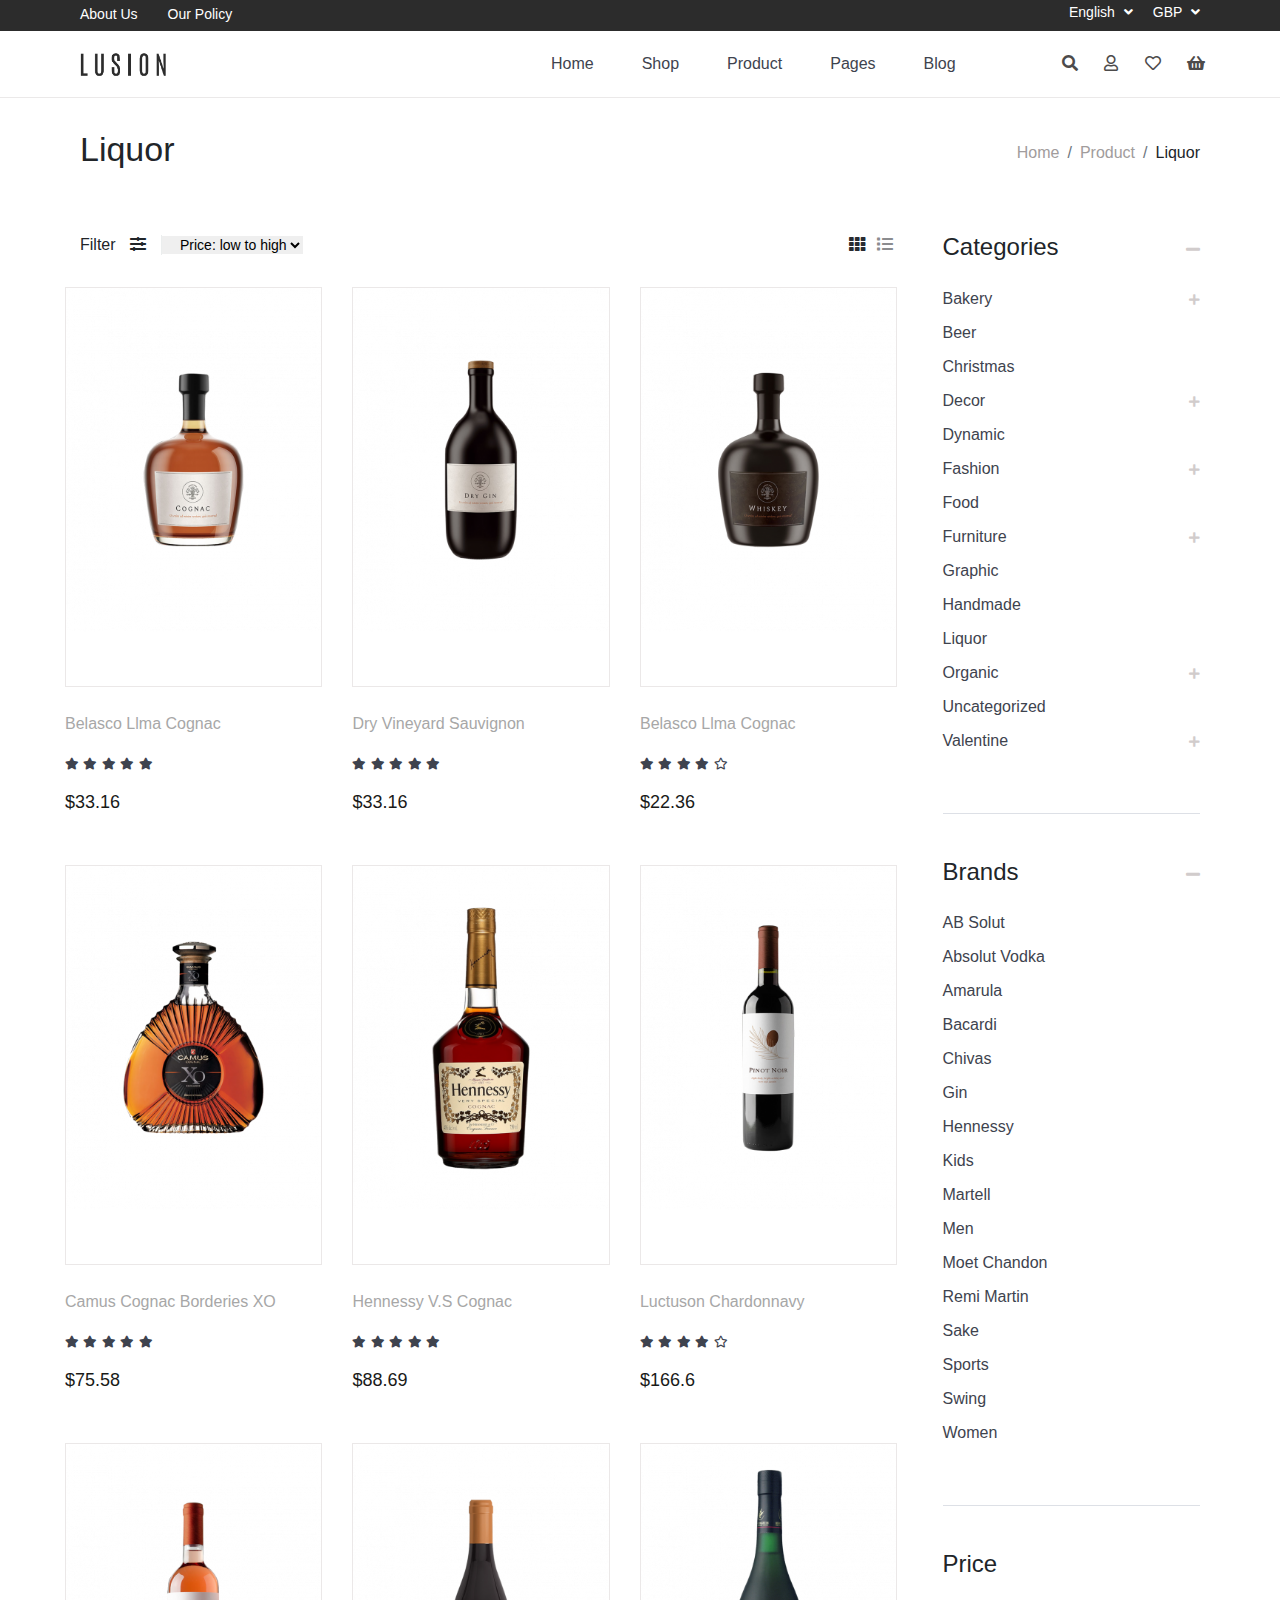
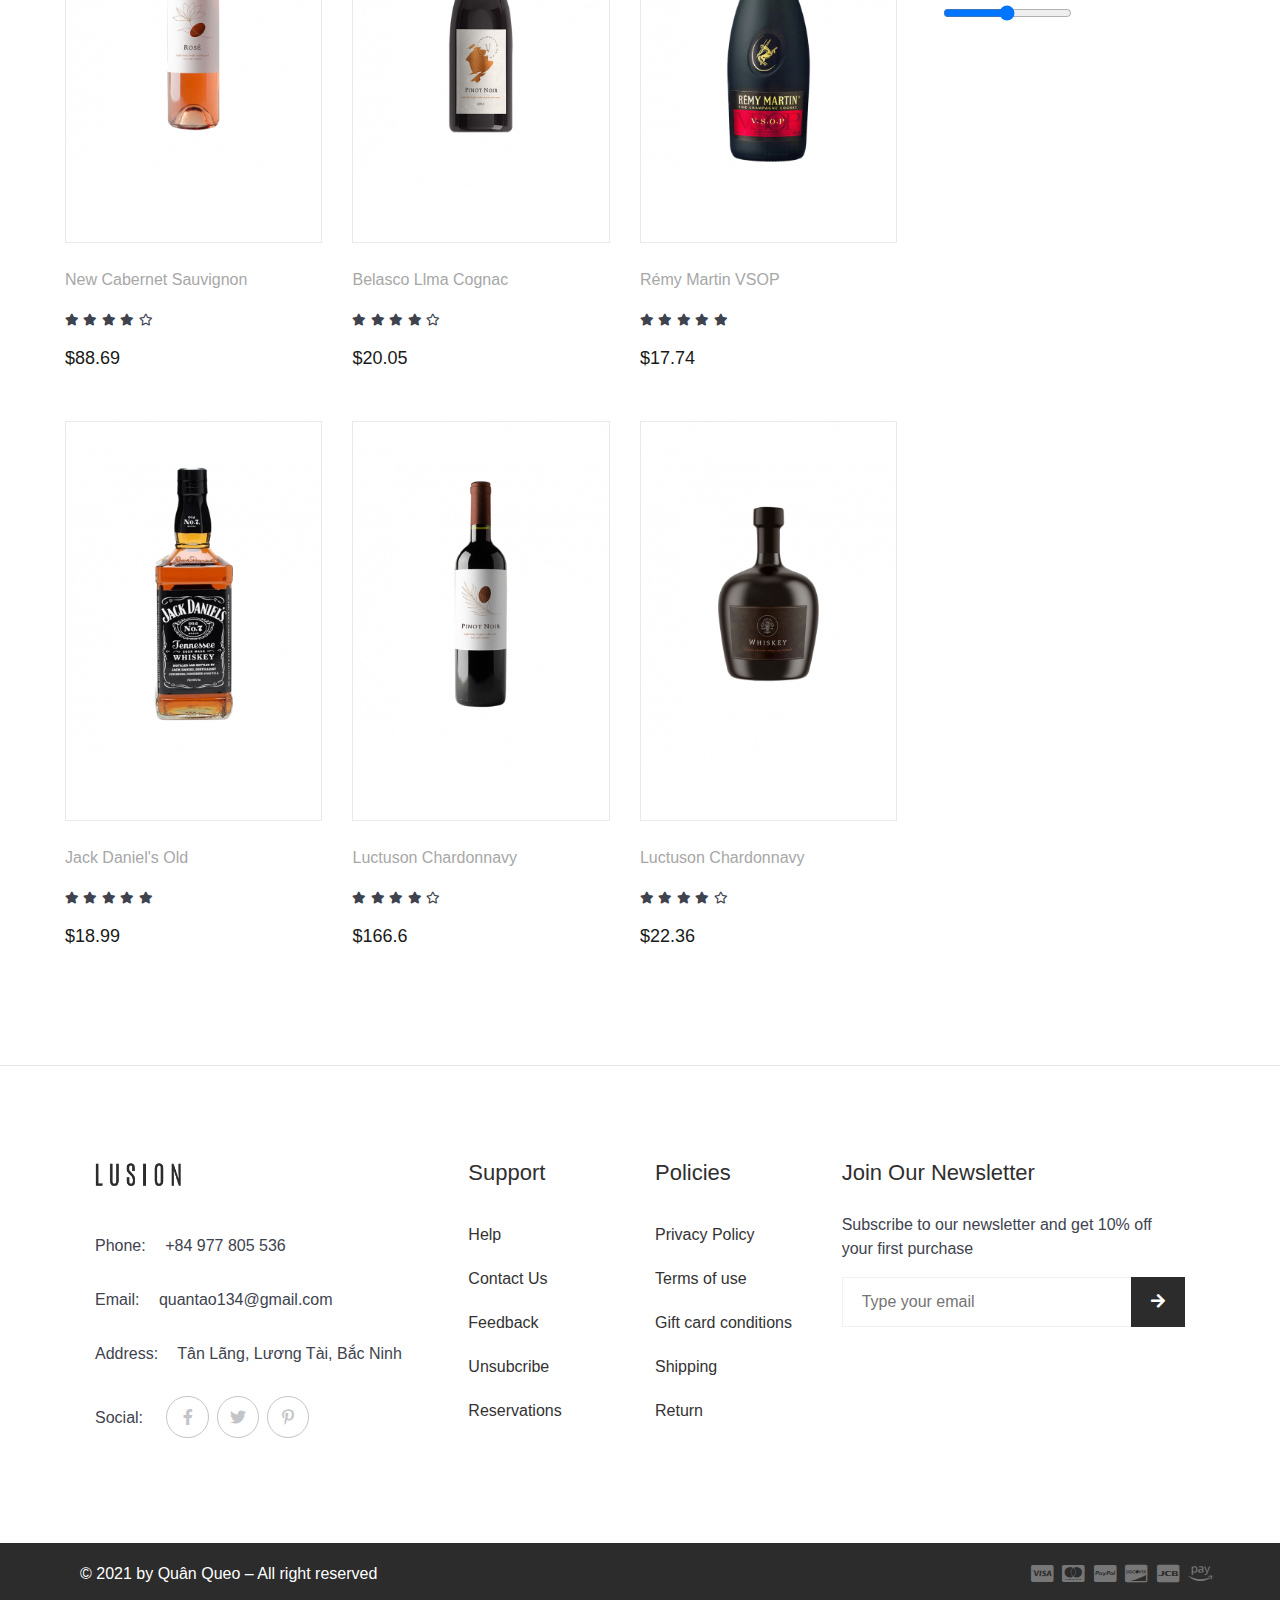
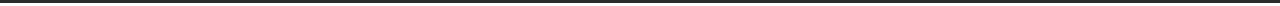
<file: pages/liquor/index.html>
<!doctype html>
<html lang="en">

<head>
    <!-- Required meta tags -->
    <meta charset="utf-8">
    <meta name="viewport" content="width=device-width, initial-scale=1, shrink-to-fit=no">
    <link rel="stylesheet" href="fonts/fontawesome/css/all.css">
    <link rel="stylesheet" href="css/grid-basic.css">
    <link rel="stylesheet" href="css/reset.css">
    <link rel="stylesheet/less" type="text/css" href="css/styles.less" />
    <script src="js/less.js"></script>
    <!-- Bootstrap CSS -->
    <link rel="stylesheet" href="bootstrap/css/bootstrap.css">

    <title>Liquor</title>
</head>

<body>
<div id="wrapper">
    <div id="search-box" class="text-center">
        <form action="" id="input-search" style="opacity: unset;">
            <input type="text" placeholder="Search" class="w-75">
            <span class="search"><i class="fas fa-search"></i></span>
            <span class="close-search"><i class="fas fa-times"></i></span>
        </form>
        <div class="overlay"></div>
    </div>

    <span class="back-top" title="Fly Up :D!"><i class="fas fa-angle-double-up"></i></span>
    <div id="header" style="min-width: 100%;">
        <div id="header-top">
            <div class="container-l d-flex">
                <div class="about-us">
                    <a href="">About Us</a>
                </div>

                <div class="our-policy">
                    <a href="">Our Policy</a>
                </div>

                <ul class="header-group">
                    <li class="header-group-item">
                        <span>English <i class="fas fa-angle-down"></i></span>

                        <ul class="sub-header-group">
                            <li>English</li>
                            <li>France</li>
                            <li>Germany</li>
                        </ul>
                    </li>

                    <li class="header-group-item">
                        <span>GBP <i class="fas fa-angle-down"></i></span>

                        <ul class="sub-header-group">
                            <li>USD</li>
                        </ul>
                    </li>
                </ul>
            </div>
        </div>
        <!-- ------------------end header-top--------- -->








        <div id="header-bot">
            <div class="container-l d-flex">
                <div class="logo-header">
                    <a href="../../../Wine/index.html" class="link-logo"><img src="images/logo.png" alt=""
                            class="img-fluid"></a>
                </div>
                <div class="nav">
                    <ul class="navbar nav text-center menu">
                        <li class="nav-item" id="home">
                            <a href="../../../Wine/index.html">Home</a>

                            <div id="sub-menu-home">
                                <ul class="sub-menu-home">
                                    <li class="sub-menu-home-item">
                                        <a href="" class="link-item-sub-menu">Home Fashion Store <span
                                                class="tip new">New</span></a>
                                    </li>

                                    <li class="sub-menu-home-item">
                                        <a href="" class="link-item-sub-menu">Home Liquor Store</a>
                                    </li>

                                    <li class="sub-menu-home-item">
                                        <a href="" class="link-item-sub-menu">Home Minimalist</a>
                                    </li>

                                    <li class="sub-menu-home-item">
                                        <a href="" class="link-item-sub-menu">Home Organic <span
                                                class="tip hot">Hot</span></a>
                                    </li>

                                    <li class="sub-menu-home-item">
                                        <a href="" class="link-item-sub-menu">Home Fashion Women</a>
                                    </li>

                                    <li class="sub-menu-home-item">
                                        <a href="" class="link-item-sub-menu">Home Fashion Brand <span
                                                class="tip new">New</span></a>
                                    </li>

                                    <li class="sub-menu-home-item">
                                        <a href="" class="link-item-sub-menu">Home Food</a>
                                    </li>

                                    <li class="sub-menu-home-item">
                                        <a href="" class="link-item-sub-menu">Home Decor</a>
                                    </li>

                                    <li class="sub-menu-home-item">
                                        <a href="" class="link-item-sub-menu">Home Cake Shop <span
                                                class="tip feature">Feature</span></a>
                                    </li>

                                    <li class="sub-menu-home-item">
                                        <a href="" class="link-item-sub-menu">Home Christmas <span
                                                class="tip hot">Hot</span></a>
                                    </li>

                                    <li class="sub-menu-home-item">
                                        <a href="" class="link-item-sub-menu">Home LookBook</a>
                                    </li>

                                    <li class="sub-menu-home-item">
                                        <a href="" class="link-item-sub-menu">Home Watch</a>
                                    </li>

                                    <li class="sub-menu-home-item">
                                        <a href="" class="link-item-sub-menu">Home Shoes Shop</a>
                                    </li>

                                    <li class="sub-menu-home-item">
                                        <a href="" class="link-item-sub-menu">Home Bag Shop</a>
                                    </li>

                                    <li class="sub-menu-home-item">
                                        <a href="" class="link-item-sub-menu">Home Furniture <span
                                                class="tip feature">Feature</span></a>
                                    </li>

                                    <li class="sub-menu-home-item">
                                        <a href="" class="link-item-sub-menu">Home Full Option</a>
                                    </li>

                                    <li class="sub-menu-home-item">
                                        <a href="" class="link-item-sub-menu">Home Fashion Men</a>
                                    </li>

                                    <li class="sub-menu-home-item">
                                        <a href="" class="link-item-sub-menu">Home Minimalist Boxed</a>
                                    </li>

                                    <li class="sub-menu-home-item">
                                        <a href="" class="link-item-sub-menu">Home Valentine <span
                                                class="tip new">New</span></a>
                                    </li>

                                    <li class="sub-menu-home-item">
                                        <a href="" class="link-item-sub-menu">Home Slide</a>
                                    </li>

                                    <li class="sub-menu-home-item">
                                        <a href="" class="link-item-sub-menu">Home Handmade <span
                                                class="tip new">New</span></a>
                                    </li>

                                    <li class="sub-menu-home-item">
                                        <a href="" class="link-item-sub-menu">Home Fashion Men</a>
                                    </li>

                                    <li class="sub-menu-home-item">
                                        <a href="" class="link-item-sub-menu">Home Fashion Children</a>
                                    </li>

                                    <li class="sub-menu-home-item">
                                        <a href="" class="link-item-sub-menu">Home Fashion Newborn</a>
                                    </li>

                                    <li class="sub-menu-home-item">
                                        <a href="" class="link-item-sub-menu">Home Fashion Accessories</a>
                                    </li>

                                    <li class="sub-menu-home-item">
                                        <a href="" class="link-item-sub-menu">Home Instagram</a>
                                    </li>

                                    <li class="sub-menu-home-item">
                                        <a href="" class="link-item-sub-menu">Fashion Store RTL</a>
                                    </li>
                                </ul>

                                <div class="menu-home-img">
                                    <a href="" class="link-thumb-sub-menu"><img src="images/menu-home.png" alt=""></a>
                                    <a href="" class="link-menu-home-img">View Demo</a>
                                </div>
                            </div>
                        </li>

                        <li class="nav-item" id="shop">
                            <a href="">Shop</a>

                            <div id="sub-menu-shop">
                                <div class="row sub-menu-shop">
                                    <div class="col-md-3">
                                        <div class="nohas-sidebar">
                                            <h4>NO SIDEBAR</h4>

                                            <ul class="menu-shop">
                                                <li class="shop-item"><a href="" class="link-shop">3 Columns</a></li>
                                                <li class="shop-item"><a href="" class="link-shop">4 Columns</a></li>
                                                <li class="shop-item"><a href="" class="link-shop">4 Column With Filter
                                                        Option</a></li>
                                                <li class="shop-item"><a href="" class="link-shop">Categories Landing
                                                        <span class="tip new bg-dark">New</span></a></li>
                                                <li class="shop-item"><a href="" class="link-shop">Categories List 2
                                                        Columns</a></li>
                                                <li class="shop-item"><a href="" class="link-shop">Category Without
                                                        Image <span class="tip hot">Hot</span></a></li>
                                            </ul>
                                        </div>
                                    </div>

                                    <div class="col-md-3">
                                        <div class="nohas-sidebar">
                                            <h4>HAS SIDEBAR</h4>

                                            <ul class="menu-shop">
                                                <li class="shop-item"><a href="" class="link-shop">Category
                                                        Description</a></li>
                                                <li class="shop-item"><a href="" class="link-shop">2 Column With Left
                                                        Sidebar</a></li>
                                                <li class="shop-item"><a href="" class="link-shop">3 Column With Left
                                                        Sidebar</a></li>
                                                <li class="shop-item"><a href="" class="link-shop">4 Column With Right
                                                        Sidebar</a></li>
                                                <li class="shop-item"><a href="" class="link-shop">Categories List 1
                                                        Column <span class="tip new bg-dark">New</span></a></li>
                                                <li class="shop-item"><a href="" class="link-shop">Category With Image
                                                        <span class="tip new">New</span></a></li>
                                            </ul>
                                        </div>
                                    </div>

                                    <div class="col-md-6">
                                        <div class="img-menu-shop">
                                            <h2>Accessories Collection</h2>

                                            <span class="discover-now">Discover now</span>
                                        </div>
                                    </div>
                                </div>
                            </div>
                        </li>

                        <li class="nav-item" id="product">
                            <a href="">Product</a>
                            <div id="sub-menu-product">
                                <div class="sub-menu-product">
                                    <div class="product-type">
                                        <h4>PRODUCT TYPES</h4>

                                        <ul class="menu-product">
                                            <li class="product-item"><a href="" class="link-product">Simple</a></li>
                                            <li class="product-item"><a href="" class="link-product">Variable</a></li>
                                            <li class="product-item"><a href="" class="link-product">Grouped <span
                                                        class="tip new bg-dark">Feature</span></a></li>
                                            <li class="product-item"><a href="" class="link-product">External &
                                                    Affiliate</a></li>
                                        </ul>
                                    </div>

                                    <div class="product-type">
                                        <h4>PRODUCT GALLERY</h4>

                                        <ul class="menu-product">
                                            <li class="product-item"><a href="" class="link-product">Full Width</a></li>
                                            <li class="product-item"><a href="" class="link-product">Carousel</a></li>
                                            <li class="product-item"><a href="" class="link-product">Single Column</a>
                                            </li>
                                            <li class="product-item"><a href="" class="link-product">Grid</a></li>
                                            <li class="product-item"><a href="" class="link-product">Image Lightbox
                                                    <span class="tip new">New</span></a></li>
                                        </ul>
                                    </div>

                                    <div class="product-type">
                                        <h4>PRODUCT DETAILS</h4>

                                        <ul class="menu-product">
                                            <li class="product-item"><a href="" class="link-product">Sticky Image</a>
                                            </li>
                                            <li class="product-item"><a href="" class="link-product">Tabs Default</a>
                                            </li>
                                            <li class="product-item"><a href="" class="link-product">Accordion</a></li>
                                            <li class="product-item"><a href="" class="link-product">Vertical <span
                                                        class="tip hot">Hot</span></a></li>
                                            <li class="product-item"><a href="" class="link-product">Preorder <span
                                                        class="tip new bg-dark">Default</span></a></li>
                                        </ul>
                                    </div>


                                    <div class="img-menu-product">
                                        <h2>Accessories Collection</h2>

                                        <span class="discover-now">Discover now</span>
                                    </div>
                                </div>
                            </div>
                        </li>

                        <li class="nav-item" id="pages">
                            <a href="">Pages</a>

                            <ul id="list-pages">
                                <li class="pageitem">
                                    <a href="" class="link-page">Portfolio</a> <span><i
                                            class="fas fa-chevron-right"></i></span>

                                    <ul class="sub-pages">
                                        <li class="sub-item"><a href="" class="link-page">Portfolio Grid</a></li>
                                        <li class="sub-item"><a href="" class="link-page">Single Portfolio</a></li>
                                    </ul>
                                </li>
                                <li class="pageitem">
                                    <a href="" class="link-page">About Us</a> <span><i
                                            class="fas fa-chevron-right"></i></span>

                                    <ul class="sub-pages">
                                        <li class="sub-item"><a href="" class="link-page">About Us layout 1</a></li>
                                        <li class="sub-item"><a href="" class="link-page">About Us layout 2</a></li>
                                        <li class="sub-item"><a href="" class="link-page">About Us layout 3</a></li>
                                        <li class="sub-item"><a href="" class="link-page">About Us layout 4</a></li>
                                    </ul>
                                </li>
                                <li class="pageitem">
                                    <a href="" class="link-page">Contact Us</a> <span><i
                                            class="fas fa-chevron-right"></i></span>

                                    <ul class="sub-pages">
                                        <li class="sub-item"><a href="" class="link-page">Contact Us layout 1</a></li>
                                        <li class="sub-item"><a href="" class="link-page">Contact Us layout 2</a></li>
                                        <li class="sub-item"><a href="" class="link-page">Contact Us layout 3</a></li>
                                        <li class="sub-item"><a href="" class="link-page">Contact Us layout 4</a></li>
                                    </ul>
                                </li>
                                <li class="pageitem"><a href="" class="link-page">Feedback</a></li>
                                <li class="pageitem"><a href="" class="link-page">Coming soon</a></li>
                                <li class="pageitem"><a href="" class="link-page">404 Not Found</a></li>
                                <li class="pageitem"><a href="" class="link-page">Help Center</a></li>
                                <li class="pageitem"><a href="" class="link-page">Order & Shiping</a></li>
                                <li class="pageitem"><a href="" class="link-page">Order Tracking</a></li>
                                <li class="pageitem"><a href="" class="link-page">Style Guide</a></li>
                            </ul>
                        </li>


                        <li class="nav-item" id="blog">
                            <a href="">Blog</a>



                            <div id="sub-menu-blog">
                                <div class="sub-menu-blog">
                                    <ul class="blog-menu">
                                        <li class="blog-item"><a href="" class="link-blog">Lusion Blog <span
                                                    class="tip bg-dark">Hot</span></a></li>
                                        <li class="blog-item"><a href="" class="link-blog">Blog List Style 1</a></li>
                                        <li class="blog-item"><a href="" class="link-blog">Blog List Style 2</a></li>
                                        <li class="blog-item"><a href="" class="link-blog">Blog List Style 3</a></li>
                                        <li class="blog-item"><a href="" class="link-blog">Blog List Style 4</a></li>
                                        <li class="blog-item"><a href="" class="link-blog">Blog Grid Style 1</a></li>
                                        <li class="blog-item"><a href="" class="link-blog">Blog Grid Style 2</a></li>
                                    </ul>

                                    <ul class="blog-menu">
                                        <li class="blog-item"><a href="" class="link-blog">Blog 3 Column</a></li>
                                        <li class="blog-item"><a href="" class="link-blog">Blog 4 Column</a></li>
                                        <li class="blog-item"><a href="" class="link-blog">Blog Mansory Style 1</a></li>
                                        <li class="blog-item"><a href="" class="link-blog">Blog Mansory Style 2</a></li>
                                        <li class="blog-item"><a href="" class="link-blog">Simple Post Style 1</a></li>
                                        <li class="blog-item"><a href="" class="link-blog">Simple Post Style 2</a></li>
                                    </ul>


                                    <div class="img-menu-blog">
                                        <div class="blog-img">
                                            <a href=""><img src="images/img-menu-blog.png" alt=""
                                                    title="The New Essentials to Always Have On Hand"
                                                    class="img-fluid"></a>
                                        </div>
                                        <div class="blog-title">
                                            <a class="title-img-blog">The New Essentials to Always Have On Hand</a>
                                        </div>
                                    </div>
                                </div>
                            </div>
                        </li>
                    </ul>
                </div>

                <div class="icon-header">
                    <a href="#" class="link-icon" id="search"><i class="fas fa-search"></i></a>
                    <a href="" class="link-icon"><i class="far fa-user"></i></a>
                    <a href="" class="link-icon"><i class="far fa-heart"></i></a>
                    <a href="" class="link-icon"><i class="fas fa-shopping-basket"></i></a>
                </div>
            </div>
        </div>
        <!-- ------------------end header-bot--------- -->
    </div>
    <!-- ------------------end header--------- -->











    <div id="content">
        <div class="container-l">
            <div class="side-breadcrumb d-flex">
                <h1>Liquor</h1>

                <div class="breadcrumb-main">
                    <nav aria-label="breadcrumb">
                        <ol class="breadcrumb">
                            <li class="breadcrumb-item"><a href="../../../Wine/index.html">Home</a></li>
                            <li class="breadcrumb-item"><a href="#">Product</a></li>
                            <li class="breadcrumb-item" aria-current="page">Liquor</li>
                        </ol>
                    </nav>
                </div>
            </div>



            <div class="row">
                <div class="content col-md-9">
                    <div class="content-filter d-flex">
                        <span class="filter">Filter <i class="fas fa-sliders-h slide-filter"></i></span>
                        <form class="sort-price" method="get">
                            <select name="orderby" class="orderby" aria-label="Sort by" style="">
                                <option value="menu_order">Default sorting</option>
                                <option value="popularity">Popularity</option>
                                <option value="rating">Average rating</option>
                                <option value="date">Latest products</option>
                                <option value="price" selected="selected">Price: low to high</option>
                                <option value="price-desc">Price: high to low</option>
                            </select>
                            <input type="hidden" name="paged" value="1">
                        </form>

                        <div class="type-view">
                            <span class="grid-icon"><i class="fas fa-th  active-view"></i></span>
                            <span class="list-icon"><i class="fas fa-list"></i></span>
                        </div>
                    </div>






                    <div class="content-product">
                        <ul class="list-product row">
                            <li class="product-grid col-md-4">
                                <a href="" class="link-product-img">
                                    <img src="images/prd-1.png" class="img-fluid" alt="">
                                </a>
                                <div class="product-decs">
                                    <a href="" class="link-product">Belasco Llma Cognac</a>
                                    <p class="price-product">
                                        <span class="fa fa-star checked"></span>
                                        <span class="fa fa-star checked"></span>
                                        <span class="fa fa-star checked"></span>
                                        <span class="fa fa-star checked"></span>
                                        <span class="fa fa-star checked"></span>
                                    </p>
                                    <span class="price">$33.16</span>
                                    <div class="decs">
                                        Lorem Ipsum is simply dummy text of the printing and typesetting industry. Lorem
                                        Ipsum has been the industry's standard dummy text ever since the 1500s, when an
                                        unknown
                                    </div>
                                </div>

                                <div class="product-action">
                                    <a href="" class="link-action"><i class="fas fa-shopping-basket"></i></a>
                                    <a href="" class="link-action"><i class="fas fa-search"></i></a>
                                    <a href="" class="link-action"><i class="far fa-heart"></i></a>
                                    <a href="" class="link-action"><i class="fas fa-random"></i></a>
                                </div>
                            </li>

                            <li class="product-grid col-md-4">
                                <a href="" class="link-product-img">
                                    <img src="images/prd-2.png" alt="">
                                </a>
                                <div class="product-decs">
                                    <a href="" class="link-product">Dry Vineyard Sauvignon</a>
                                    <p class="price-product">
                                        <span class="fa fa-star checked"></span>
                                        <span class="fa fa-star checked"></span>
                                        <span class="fa fa-star checked"></span>
                                        <span class="fa fa-star checked"></span>
                                        <span class="fa fa-star checked"></span>
                                    </p>
                                    <span class="price">$33.16</span>
                                    <div class="decs">
                                        Lorem Ipsum is simply dummy text of the printing and typesetting industry. Lorem
                                        Ipsum has been the industry's standard dummy text ever since the 1500s, when an
                                        unknown
                                    </div>
                                </div>
                                <div class="product-action">
                                    <a href="" class="link-action"><i class="fas fa-shopping-basket"></i></a>
                                    <a href="" class="link-action"><i class="fas fa-search"></i></a>
                                    <a href="" class="link-action"><i class="far fa-heart"></i></a>
                                    <a href="" class="link-action"><i class="fas fa-random"></i></a>
                                </div>
                            </li>

                            <li class="product-grid col-md-4">
                                <a href="" class="link-product-img">
                                    <img src="images/prd-3.png" alt="">
                                </a>
                                <div class="product-decs">
                                    <a href="" class="link-product">Belasco Llma Cognac</a>
                                    <p class="price-product">
                                        <span class="fa fa-star checked"></span>
                                        <span class="fa fa-star checked"></span>
                                        <span class="fa fa-star checked"></span>
                                        <span class="fa fa-star checked"></span>
                                        <span class="far fa-star"></span>
                                    </p>
                                    <span class="price">$22.36</span>
                                    <div class="decs">
                                        Lorem Ipsum is simply dummy text of the printing and typesetting industry. Lorem
                                        Ipsum has been the industry's standard dummy text ever since the 1500s, when an
                                        unknown
                                    </div>
                                </div>
                                <div class="product-action">
                                    <a href="" class="link-action"><i class="fas fa-shopping-basket"></i></a>
                                    <a href="" class="link-action"><i class="fas fa-search"></i></a>
                                    <a href="" class="link-action"><i class="far fa-heart"></i></a>
                                    <a href="" class="link-action"><i class="fas fa-random"></i></a>
                                </div>

                            </li>

                            <li class="product-grid col-md-4">
                                <a href="" class="link-product-img">
                                    <img src="images/prd-4.png" alt="">
                                </a>
                                <div class="product-decs">
                                    <a href="" class="link-product">Camus Cognac Borderies XO</a>
                                    <p class="price-product">
                                        <span class="fa fa-star checked"></span>
                                        <span class="fa fa-star checked"></span>
                                        <span class="fa fa-star checked"></span>
                                        <span class="fa fa-star checked"></span>
                                        <span class="fa fa-star checked"></span>
                                    </p>
                                    <span class="price">$75.58</span>
                                    <div class="decs">
                                        Lorem Ipsum is simply dummy text of the printing and typesetting industry. Lorem
                                        Ipsum has been the industry's standard dummy text ever since the 1500s, when an
                                        unknown
                                    </div>
                                </div>
                                <div class="product-action">
                                    <a href="" class="link-action"><i class="fas fa-shopping-basket"></i></a>
                                    <a href="" class="link-action"><i class="fas fa-search"></i></a>
                                    <a href="" class="link-action"><i class="far fa-heart"></i></a>
                                    <a href="" class="link-action"><i class="fas fa-random"></i></a>
                                </div>
                            </li>

                            <li class="product-grid col-md-4">
                                <a href="" class="link-product-img">
                                    <img src="images/prd-5.png" alt="">
                                </a>
                                <div class="product-decs">
                                    <a href="" class="link-product">Hennessy V.S Cognac</a>
                                    <p class="price-product">
                                        <span class="fa fa-star checked"></span>
                                        <span class="fa fa-star checked"></span>
                                        <span class="fa fa-star checked"></span>
                                        <span class="fa fa-star checked"></span>
                                        <span class="fa fa-star checked"></span>
                                    </p>
                                    <span class="price">$88.69</span>
                                    <div class="decs">
                                        Lorem Ipsum is simply dummy text of the printing and typesetting industry. Lorem
                                        Ipsum has been the industry's standard dummy text ever since the 1500s, when an
                                        unknown
                                    </div>
                                </div>
                                <div class="product-action">
                                    <a href="" class="link-action"><i class="fas fa-shopping-basket"></i></a>
                                    <a href="" class="link-action"><i class="fas fa-search"></i></a>
                                    <a href="" class="link-action"><i class="far fa-heart"></i></a>
                                    <a href="" class="link-action"><i class="fas fa-random"></i></a>
                                </div>
                            </li>

                            <li class="product-grid col-md-4">
                                <a href="" class="link-product-img">
                                    <img src="images/prd-6.png" alt="">
                                </a>
                                <div class="product-decs">
                                    <a href="" class="link-product">Luctuson Chardonnavy</a>
                                    <p class="price-product">
                                        <span class="fa fa-star checked"></span>
                                        <span class="fa fa-star checked"></span>
                                        <span class="fa fa-star checked"></span>
                                        <span class="fa fa-star checked"></span>
                                        <span class="far fa-star"></span>
                                    </p>
                                    <span class="price">$166.6</span>
                                    <div class="decs">
                                        Lorem Ipsum is simply dummy text of the printing and typesetting industry. Lorem
                                        Ipsum has been the industry's standard dummy text ever since the 1500s, when an
                                        unknown
                                    </div>
                                </div>
                                <div class="product-action">
                                    <a href="" class="link-action"><i class="fas fa-shopping-basket"></i></a>
                                    <a href="" class="link-action"><i class="fas fa-search"></i></a>
                                    <a href="" class="link-action"><i class="far fa-heart"></i></a>
                                    <a href="" class="link-action"><i class="fas fa-random"></i></a>
                                </div>
                            </li>

                            <li class="product-grid col-md-4">
                                <a href="" class="link-product-img">
                                    <img src="images/prd-7.png" alt="">
                                </a>
                                <div class="product-decs">
                                    <a href="" class="link-product">New Cabernet Sauvignon</a>
                                    <p class="price-product">
                                        <span class="fa fa-star checked"></span>
                                        <span class="fa fa-star checked"></span>
                                        <span class="fa fa-star checked"></span>
                                        <span class="fa fa-star checked"></span>
                                        <span class="far fa-star"></span>
                                    </p>
                                    <span class="price">$88.69</span>
                                    <div class="decs">
                                        Lorem Ipsum is simply dummy text of the printing and typesetting industry. Lorem
                                        Ipsum has been the industry's standard dummy text ever since the 1500s, when an
                                        unknown
                                    </div>
                                </div>
                                <div class="product-action">
                                    <a href="" class="link-action"><i class="fas fa-shopping-basket"></i></a>
                                    <a href="" class="link-action"><i class="fas fa-search"></i></a>
                                    <a href="" class="link-action"><i class="far fa-heart"></i></a>
                                    <a href="" class="link-action"><i class="fas fa-random"></i></a>
                                </div>
                            </li>

                            <li class="product-grid col-md-4">
                                <a href="" class="link-product-img">
                                    <img src="images/prd-8.png" alt="">
                                </a>
                                <div class="product-decs">
                                    <a href="" class="link-product">Belasco Llma Cognac</a>
                                    <p class="price-product">
                                        <span class="fa fa-star checked"></span>
                                        <span class="fa fa-star checked"></span>
                                        <span class="fa fa-star checked"></span>
                                        <span class="fa fa-star checked"></span>
                                        <span class="far fa-star"></span>
                                    </p>
                                    <span class="price">$20.05</span>
                                    <div class="decs">
                                        Lorem Ipsum is simply dummy text of the printing and typesetting industry. Lorem
                                        Ipsum has been the industry's standard dummy text ever since the 1500s, when an
                                        unknown
                                    </div>
                                </div>
                                <div class="product-action">
                                    <a href="" class="link-action"><i class="fas fa-shopping-basket"></i></a>
                                    <a href="" class="link-action"><i class="fas fa-search"></i></a>
                                    <a href="" class="link-action"><i class="far fa-heart"></i></a>
                                    <a href="" class="link-action"><i class="fas fa-random"></i></a>
                                </div>
                            </li>

                            <li class="product-grid col-md-4">
                                <a href="" class="link-product-img">
                                    <img src="images/prd-9.png" alt="">
                                </a>
                                <div class="product-decs">
                                    <a href="" class="link-product">Rémy Martin VSOP</a>
                                    <p class="price-product">
                                        <span class="fa fa-star checked"></span>
                                        <span class="fa fa-star checked"></span>
                                        <span class="fa fa-star checked"></span>
                                        <span class="fa fa-star checked"></span>
                                        <span class="fa fa-star checked"></span>
                                    </p>
                                    <span class="price">$17.74</span>
                                    <div class="decs">
                                        Lorem Ipsum is simply dummy text of the printing and typesetting industry. Lorem
                                        Ipsum has been the industry's standard dummy text ever since the 1500s, when an
                                        unknown
                                    </div>
                                </div>
                                <div class="product-action">
                                    <a href="" class="link-action"><i class="fas fa-shopping-basket"></i></a>
                                    <a href="" class="link-action"><i class="fas fa-search"></i></a>
                                    <a href="" class="link-action"><i class="far fa-heart"></i></a>
                                    <a href="" class="link-action"><i class="fas fa-random"></i></a>
                                </div>
                            </li>

                            <li class="product-grid col-md-4">
                                <a href="" class="link-product-img">
                                    <img src="images/prd-10.png" alt="">
                                </a>
                                <div class="product-decs">
                                    <a href="" class="link-product">Jack Daniel's Old</a>
                                    <p class="price-product">
                                        <span class="fa fa-star checked"></span>
                                        <span class="fa fa-star checked"></span>
                                        <span class="fa fa-star checked"></span>
                                        <span class="fa fa-star checked"></span>
                                        <span class="fa fa-star checked"></span>
                                    </p>
                                    <span class="price">$18.99</span>
                                    <div class="decs">
                                        Lorem Ipsum is simply dummy text of the printing and typesetting industry. Lorem
                                        Ipsum has been the industry's standard dummy text ever since the 1500s, when an
                                        unknown
                                    </div>
                                </div>
                                <div class="product-action">
                                    <a href="" class="link-action"><i class="fas fa-shopping-basket"></i></a>
                                    <a href="" class="link-action"><i class="fas fa-search"></i></a>
                                    <a href="" class="link-action"><i class="far fa-heart"></i></a>
                                    <a href="" class="link-action"><i class="fas fa-random"></i></a>
                                </div>
                            </li>

                            <li class="product-grid col-md-4">
                                <a href="" class="link-product-img">
                                    <img src="images/prd-6.png" alt="">
                                </a>
                                <div class="product-decs">
                                    <a href="" class="link-product">Luctuson Chardonnavy</a>
                                    <p class="price-product">
                                        <span class="fa fa-star checked"></span>
                                        <span class="fa fa-star checked"></span>
                                        <span class="fa fa-star checked"></span>
                                        <span class="fa fa-star checked"></span>
                                        <span class="far fa-star"></span>
                                    </p>
                                    <span class="price">$166.6</span>
                                    <div class="decs">
                                        Lorem Ipsum is simply dummy text of the printing and typesetting industry. Lorem
                                        Ipsum has been the industry's standard dummy text ever since the 1500s, when an
                                        unknown
                                    </div>
                                </div>
                                <div class="product-action">
                                    <a href="" class="link-action"><i class="fas fa-shopping-basket"></i></a>
                                    <a href="" class="link-action"><i class="fas fa-search"></i></a>
                                    <a href="" class="link-action"><i class="far fa-heart"></i></a>
                                    <a href="" class="link-action"><i class="fas fa-random"></i></a>
                                </div>
                            </li>

                            <li class="product-grid col-md-4">
                                <a href="" class="link-product-img">
                                    <img src="images/prd-3.png" alt="">
                                </a>
                                <div class="product-decs">
                                    <a href="" class="link-product">Luctuson Chardonnavy</a>
                                    <p class="price-product">
                                        <span class="fa fa-star checked"></span>
                                        <span class="fa fa-star checked"></span>
                                        <span class="fa fa-star checked"></span>
                                        <span class="fa fa-star checked"></span>
                                        <span class="far fa-star"></span>
                                    </p>
                                    <span class="price">$22.36</span>
                                    <div class="decs">
                                        Lorem Ipsum is simply dummy text of the printing and typesetting industry. Lorem
                                        Ipsum has been the industry's standard dummy text ever since the 1500s, when an
                                        unknown
                                    </div>
                                </div>
                                <div class="product-action">
                                    <a href="" class="link-action"><i class="fas fa-shopping-basket"></i></a>
                                    <a href="" class="link-action"><i class="fas fa-search"></i></a>
                                    <a href="" class="link-action"><i class="far fa-heart"></i></a>
                                    <a href="" class="link-action"><i class="fas fa-random"></i></a>
                                </div>
                            </li>
                        </ul>
                    </div>
                </div>
                <!-- -------------------end content ------------------- -->














                <div class="sidebar col-md-3">
                    <div class="category">
                        <h2 class="h2-cate">Categories <span class="link-show"><i class="fas fa-minus"></i></span></h2>
                        <ul class="list-categr">
                            <li class="categr-item">
                                <a href="" class="link-categr">Bakery</a>
                                <span class="link-show"><i class="fas fa-plus"></i></span>

                                <ul class="sub-list-cate">
                                    <li class="cate-item">
                                        <a href="" class="link-categr">Cake</a>
                                    </li>

                                    <li class="cate-item">
                                        <a href="" class="link-categr">Chocolate</a>
                                    </li>

                                    <li class="cate-item">
                                        <a href="" class="link-categr">New In</a>
                                    </li>
                                </ul>
                            </li>

                            <li class="categr-item">
                                <a href="" class="link-categr">Beer</a>
                            </li>

                            <li class="categr-item">
                                <a href="" class="link-categr">Christmas</a>
                            </li>

                            <li class="categr-item">
                                <a href="" class="link-categr">Decor</a>
                                <span class="link-show"><i class="fas fa-plus"></i></span>

                                <ul class="sub-list-cate">
                                    <li class="cate-item">
                                        <a href="" class="link-categr">Ceiling Decor</a>
                                    </li>

                                    <li class="cate-item">
                                        <a href="" class="link-categr">Holiday Decor</a>
                                    </li>

                                    <li class="cate-item">
                                        <a href="" class="link-categr">Vase Decor</a>
                                    </li>

                                    <li class="cate-item">
                                        <a href="" class="link-categr">Wall Decor</a>
                                    </li>
                                </ul>
                            </li>

                            <li class="categr-item">
                                <a href="" class="link-categr">Dynamic</a>
                            </li>

                            <li class="categr-item">
                                <a href="" class="link-categr">Fashion</a>
                                <span class="link-show"><i class="fas fa-plus"></i></span>

                                <ul class="sub-list-cate">
                                    <li class="cate-item">
                                        <a href="" class="link-categr">Accessories</a>
                                    </li>

                                    <li class="cate-item">
                                        <a href="" class="link-categr">Bag</a>
                                    </li>

                                    <li class="cate-item">
                                        <a href="" class="link-categr">Brand</a>
                                    </li>

                                    <li class="cate-item">
                                        <a href="" class="link-categr">Children</a>
                                    </li>

                                    <li class="cate-item">
                                        <a href="" class="link-categr">Clothing</a>
                                    </li>

                                    <li class="cate-item">
                                        <a href="" class="link-categr">Full Option</a>
                                    </li>

                                    <li class="cate-item">
                                        <a href="" class="link-categr">Jacket</a>
                                    </li>

                                    <li class="cate-item">
                                        <a href="" class="link-categr">Men and Women</a>
                                    </li>

                                    <li class="cate-item">
                                        <a href="" class="link-categr">Men's Shoes</a>
                                    </li>

                                    <li class="cate-item">
                                        <a href="" class="link-categr">Minimalist</a>
                                    </li>

                                    <li class="cate-item">
                                        <a href="" class="link-categr">Newborn</a>
                                    </li>

                                    <li class="cate-item">
                                        <a href="" class="link-categr">Shoes</a>
                                    </li>

                                    <li class="cate-item">
                                        <a href="" class="link-categr">Women's</a>
                                    </li>
                                </ul>
                            </li>

                            <li class="categr-item">
                                <a href="" class="link-categr">Food</a>
                            </li>

                            <li class="categr-item">
                                <a href="" class="link-categr">Furniture</a>
                                <span class="link-show"><i class="fas fa-plus"></i></span>

                                <ul class="sub-list-cate">
                                    <li class="cate-item">
                                        <a href="" class="link-categr">Bathroom</a>
                                    </li>

                                    <li class="cate-item">
                                        <a href="" class="link-categr">Bedroom</a>
                                    </li>

                                    <li class="cate-item">
                                        <a href="" class="link-categr">Dining Room</a>
                                    </li>

                                    <li class="cate-item">
                                        <a href="" class="link-categr">Kitchen Room</a>
                                    </li>

                                    <li class="cate-item">
                                        <a href="" class="link-categr">Living Room</a>
                                    </li>
                                </ul>
                            </li>

                            <li class="categr-item">
                                <a href="" class="link-categr">Graphic</a>
                            </li>

                            <li class="categr-item">
                                <a href="" class="link-categr">Handmade</a>
                            </li>

                            <li class="categr-item">
                                <a href="" class="link-categr">Liquor</a>
                            </li>

                            <li class="categr-item">
                                <a href="" class="link-categr">Organic</a>
                                <span class="link-show"><i class="fas fa-plus"></i></span>

                                <ul class="sub-list-cate">
                                    <li class="cate-item">
                                        <a href="" class="link-categr">Daily Product</a>
                                    </li>

                                    <li class="cate-item">
                                        <a href="" class="link-categr">Fruits</a>
                                    </li>

                                    <li class="cate-item">
                                        <a href="" class="link-categr">Organic Box</a>
                                    </li>

                                    <li class="cate-item">
                                        <a href="" class="link-categr">Vegetable</a>
                                    </li>
                                </ul>
                            </li>

                            <li class="categr-item">
                                <a href="" class="link-categr">Uncategorized</a>
                            </li>

                            <li class="categr-item">
                                <a href="" class="link-categr">Valentine</a>
                                <span class="link-show"><i class="fas fa-plus"></i></span>

                                <ul class="sub-list-cate">
                                    <li class="cate-item">
                                        <a href="" class="link-categr">Necklace And Earrings</a>
                                    </li>

                                    <li class="cate-item">
                                        <a href="" class="link-categr">Rings</a>
                                    </li>

                                    <li class="cate-item">
                                        <a href="" class="link-categr">Wristlet</a>
                                    </li>
                            </li>

                            <li class="categr-item">
                                <a href="" class="link-categr">Watch</a>
                            </li>

                            <li class="categr-item">
                                <a href="" class="link-categr">Wine</a>
                            </li>
                        </ul>
                    </div>
                    <!-- ------end category-------- -->









                    <div class="brands">
                        <h2 class="h2-brand">Brands <span class="link-show"><i class="fas fa-minus"></i></span></h2>
                        <ul class="list-brand">
                            <li class="brand-item">
                                <a href="" class="link-brand">AB Solut</a>
                            </li>

                            <li class="brand-item">
                                <a href="" class="link-brand">Absolut Vodka</a>
                            </li>

                            <li class="brand-item">
                                <a href="" class="link-brand">Amarula</a>
                            </li>

                            <li class="brand-item">
                                <a href="" class="link-brand">Bacardi</a>
                            </li>

                            <li class="brand-item">
                                <a href="" class="link-brand">Chivas</a>
                            </li>

                            <li class="brand-item">
                                <a href="" class="link-brand">Gin</a>
                            </li>

                            <li class="brand-item">
                                <a href="" class="link-brand">Hennessy</a>
                            </li>

                            <li class="brand-item">
                                <a href="" class="link-brand">Kids</a>
                            </li>

                            <li class="brand-item">
                                <a href="" class="link-brand">Martell</a>
                            </li>

                            <li class="brand-item">
                                <a href="" class="link-brand">Men</a>
                            </li>

                            <li class="brand-item">
                                <a href="" class="link-brand">Moet Chandon</a>
                            </li>

                            <li class="brand-item">
                                <a href="" class="link-brand">Remi Martin</a>
                            </li>

                            <li class="brand-item">
                                <a href="" class="link-brand">Sake</a>
                            </li>

                            <li class="brand-item">
                                <a href="" class="link-brand">Sports</a>
                            </li>

                            <li class="brand-item">
                                <a href="" class="link-brand">Swing</a>
                            </li>

                            <li class="brand-item">
                                <a href="" class="link-brand">Women</a>
                            </li>
                        </ul>
                    </div>
                    <!-- --------------end brands---------- -->









                    <div class="price">
                        <h2>Price</h2>
                        <form action="">
                            <input type="range" min="0" max=10>
                        </form>
                    </div>
                    <!-- ---------------end price------------- -->
                </div>
                <!-- --------------------end sidebar---------------------- -->
            </div>
        </div>
    </div>
    <!-- ------------------end content--------- -->













    <div id="footer">
        <div id="footer-top">
            <div class="container-l">
                <div class="row">
                    <div class="col-md-4">
                        <a href="" class="link-logo"><img src="images/logo.png" alt="" class="img-fluid"></a>
                        <ul class="contact-footer">
                            <li class="contact-footer-item">
                                <a href="" class="link-contact-footer">
                                    <span>
                                        <span class="color-label">Phone:</span>
                                        +84 977 805 536
                                    </span>
                                </a>
                            </li>

                            <li class="contact-footer-item">
                                <a href="" class="link-contact-footer">
                                    <span>
                                        <span class="color-label">Email:</span>
                                        quantao134@gmail.com
                                    </span>
                                </a>
                            </li>

                            <li class="contact-footer-item">
                                <span>
                                    <span class="color-label">Address:</span>
                                    Tân Lãng, Lương Tài, Bắc Ninh
                                </span>
                            </li>

                            <li class="contact-footer-item">
                                <span>
                                    <span class="color-label">Social:</span>
                                    <div class="social-icon d-inline-flex">
                                        <a href="" class="link-social rounded-circle"><i
                                                class="fab fa-facebook-f"></i></a>
                                        <a href="" class="link-social rounded-circle"><i class="fab fa-twitter"></i></a>
                                        <a href="" class="link-social rounded-circle"><i
                                                class="fab fa-pinterest-p"></i></a>
                                    </div>
                                </span>
                            </li>
                        </ul>
                    </div>
                    <div class="col-md-2">
                        <h2>Support</h2>
                        <ul class="support-footer">
                            <li class="support-footer-item">
                                <a href="" class="link-support">Help</a>
                            </li>

                            <li class="support-footer-item">
                                <a href="" class="link-support">Contact Us</a>
                            </li>

                            <li class="support-footer-item">
                                <a href="" class="link-support">Feedback</a>
                            </li>

                            <li class="support-footer-item">
                                <a href="" class="link-support">Unsubcribe</a>
                            </li>

                            <li class="support-footer-item">
                                <a href="" class="link-support">Reservations</a>
                            </li>
                        </ul>
                    </div>
                    <div class="col-md-2">
                        <h2>Policies</h2>
                        <ul class="policies-footer">
                            <li class="policies-footer-item">
                                <a href="" class="link-policies">Privacy Policy</a>
                            </li>

                            <li class="policies-footer-item">
                                <a href="" class="link-policies">Terms of use</a>
                            </li>

                            <li class="policies-footer-item">
                                <a href="" class="link-policies">Gift card conditions</a>
                            </li>

                            <li class="policies-footer-item">
                                <a href="" class="link-policies">Shipping</a>
                            </li>

                            <li class="policies-footer-item">
                                <a href="" class="link-policies">Return</a>
                            </li>
                        </ul>
                    </div>
                    <div class="col-md-4 email">
                        <h2>Join Our Newsletter</h2>
                        <p>Subscribe to our newsletter and get 10% off your first purchase</p>
                        <div class="enter-email position-relative">
                            <input type="email" placeholder="Type your email">
                            <a href="" class="submit-email position-absolute"><i class="fa fa-arrow-right"></i></a>
                        </div>
                    </div>
                </div>
            </div>
        </div>
        <!-- end footer-top -->





        <div id="footer-bot">
            <div class="row">
                <div class="col-md-6">
                    <span>© 2021 by <a class="colorLight">Quân Queo</a> – All right reserved</span>
                </div>

                <div class="col-md-6 text-right" style="padding : 18px 0px;">
                    <a href="" class="pay"><i class="fab fa-cc-visa"></i></a>
                    <a href="" class="pay"><i class="fab fa-cc-mastercard"></i></a>
                    <a href="" class="pay"><i class="fab fa-cc-paypal"></i></a>
                    <a href="" class="pay"><i class="fab fa-cc-discover"></i></a>
                    <a href="" class="pay"><i class="fab fa-cc-jcb"></i></a>
                    <a href="" class="pay"><i class="fab fa-amazon-pay"></i></a>
                </div>
            </div>
        </div>
        <!-- end footer-bot -->
    </div>
</div>
    <!-- ------------------end footer--------- -->


    <!-- Optional JavaScript -->
    <!-- jQuery first, then Popper.js, then Bootstrap JS -->
    <script src="js/jquery-3.6.0.js"></script>
    <script src="js/popper.min.js"></script>
    <script src="bootstrap/js/bootstrap.min.js"></script>
    <script src="js/main.js"></script>
</body>

</html>
</file>
<file: assets/css/grid-basic.css>
.style-grid [class^="col"]{
	background: #ccc;
	border: 1px solid #ddd;
}
</file>
<file: assets/css/responsive.css>
/*Mobile*/
@media screen and (max-width: 47.9375em){
    #detailss{
        display: none;
    }

    #content #thumbnail .bigthumb{
        width: 50%;
    }

    #content #thumbnail .bigthumb .detail-product{
        bottom: 9%;
        left: 10%;
    }

    #content .bigthumb .detail-product a.link-product-bigthumb{
        font-size: 25px;
    }

    #content h2 {
        font-size: 30px;
        margin: 60px 0px 0px 0px;
    }

    #content .brand h3{
        font-size: 30px;
    }

    #content .brand{
        padding: 0px 20px;
    }

    #content .brand ul.list-brand {
        padding: 49px 0px 0px;
        margin: 0px;
        flex-wrap: wrap;
    }

    #content .brand ul.list-brand li.brand-item {
        flex: 0 0 50%;
        padding: 0px;
        margin-bottom: 50px;
    }

    #content .brand ul.list-brand li.brand-item a.link-brand{
        text-align: center;
    }



    /* ============================================================= */
    ::-webkit-scrollbar {
        width: 10px;
      }

      /* Track */
    ::-webkit-scrollbar-track {
        background: #f1f1f1;
    }
    
    /* Handle */
    ::-webkit-scrollbar-thumb {
        background: #888;
        border-radius: 50px;
    }
    
    /* Handle on hover */
    ::-webkit-scrollbar-thumb:hover {
        background: #555;
    }


    .back-top{
        bottom: 90px;
        z-index: 9999999;
    }

    #header{
        width: 100%;
    }



    #header .icon-menu{
        display: flex;
        position: fixed;
        bottom: 0;
        right: 0;
        left: 0;
        background: #fff;
        margin: 0px;
        justify-content: center;
        z-index: 990;
    }

    #header nav .logo {
        flex: 0 0 30%;
        position: relative;
        left: 30%;
    }

    #header .icon-menu a.link-icon-menu{
        padding: 12px 8%;
    }

    #header .icon-menu a.link-icon-menu:first-child{
        display: block!important;
    }

    #header .icon-menu label{
        display: block!important;
        cursor: pointer;
        margin: 0px;
        color: #cebaa4;
        padding: 12px 8%!important;
    }
    #header .icon-menu label:hover{
        color: #da974f;
    }

    label#menu-icon{
        display: block!important;
        margin-right: 15px;
        cursor: pointer;
    }

    label#menu-icon i{
        color: #fffefe;
        font-size: 30px;
        font-weight: bold;
    }

    .overlay{
        position: fixed;
        top: 0;
        bottom: 0;
        right: 0;
        left: 0;
        background: rgb(0, 0, 0);
        opacity: 0;
        z-index: 992;
        margin: 0;
        padding: 0;
        transition: all 0.4s;
    }

    .settings{
        position: fixed;
        top: 0;
        bottom: 0;
        right: 0;
        background: white;
        width: 345px;
        z-index: 999;      
        opacity: 0;
        transition: all 0.6s;
    }

    .settings h3{
        display: block;
        width: 100%;
        background: #333;
        font-size: 20px;
        color: white;
        padding: 7px 20px 10px;
        margin: 0;
    }

    .settings p{
        margin: 0px;
    }

    .settings ul.content-settings li a{
        margin: 0px!important;
        color: #333!important;
    }

    .settings ul.content-settings li:hover a{
        color: rgb(223, 154, 142)!important;
    }

    .settings .lang-choice{
        padding: 15px 20px 20px 20px;
        border-bottom: 0.5px solid rgb(197, 196, 196);
    }

    .settings .lang-choice span:after{
        content: "";
        width: 5px;
        height: 5px;
        background: grey;
        display: inline-block;
        margin: 0px 4px;
    }

    .settings .lang-choice span{
        cursor: pointer;
    }

    .settings .lang-choice span:hover{
        color: rgb(223, 154, 142);
    }

    .settings ul.content-settings{
        padding: 20px 20px 0px 20px;
        margin: 0;
    }

    .settings ul.content-settings li{
        display: flex;
        width: 100%;
        margin: 20px 0px;
    }

    .settings ul.content-settings li:first-child i{
        line-height: 48px;
    }

    .settings ul.content-settings li:not(:first-child) i{
        line-height: 24px;
    }

    .settings ul.content-settings li .info-content{
        padding-left: 30px;
    }
    
    input#settings:checked ~ .overlay{
        opacity: 0.3;
        visibility: visible!important;
    }

    input#settings:checked ~ .settings{
        visibility: visible!important;
        transform: translateX(0%)!important;
        opacity: 1;
    }



    #menu-mobile{
        position: fixed;
        width: 100%;
        padding: 0px 20px 20px 20px;
        bottom: 0;
        right: 0;
        left: 0;
        top: 100px;
        z-index: 995;
        opacity: 0;
        transform: translateX(-100%);
        transition: all 0.6s;
        display: block!important;
        overflow: scroll;
        /* overflow-y: hidden; */
    }

    #menu-mobile ul.menu-mobile{
        width: 100%;
        min-height: 100%;
        background: #fff;
        padding: 30px;
        margin: 0;
    }

    #menu-mobile ul.menu-mobile li.mobile-item{
        position: relative;
        cursor: pointer;
        padding-bottom: 13px;
        margin-bottom: 13px;
        border-bottom: 0.5px solid rgb(248, 244, 244);
    }

    #menu-mobile ul.menu-mobile li.mobile-item span.show-menu-mobile{
        position: absolute;
        right: 0;
    }

    #menu-mobile ul.menu-mobile li.mobile-item:hover span i{
        color: #da974f;
    }

    #menu-mobile ul.menu-mobile li.mobile-item a{
        color: #333;
        margin: 0px;
    }

    #menu-mobile ul.menu-mobile li.mobile-item a::before{
        display: none;
    }


    #menu-mobile ul.menu-mobile li.mobile-item:hover a.link-mobile{
        color: #da974f;
    }

    #menu-mobile ul.menu-mobile #sub-menu-home-mobile{
        display: none;
    }

    #menu-mobile ul.menu-mobile #sub-menu-home-mobile ul.sub-menu-home-mobile {
        padding: 13px 0px 0px 20px;
        margin-top: 13px;
        border-top: 0.5px solid rgb(248, 244, 244);
    }

    #menu-mobile ul.menu-mobile #sub-menu-home-mobile ul.sub-menu-home-mobile li.sub-menu-home-item{
        padding-bottom: 13px;
    }

    #menu-mobile ul.menu-mobile #sub-menu-home-mobile ul.sub-menu-home-mobile li.sub-menu-home-item:hover a{
        color: #da974f;
    }

    #menu-mobile ul.menu-mobile #sub-menu-home-mobile .menu-home-img{
        position: relative;
    }

    #menu-mobile ul.menu-mobile #sub-menu-home-mobile .menu-home-img a.link-menu-home-img{
        position: absolute;
        bottom: 25%;
        left: 5%;
        border-bottom: 1px solid #333;
    }

    #menu-mobile ul.menu-mobile #sub-menu-home-mobile .menu-home-img a.link-menu-home-img:hover{
        color: #da974f;
        border-color: #da974f;;
    }

    input#menu-icon-mobile:checked ~ #menu-mobile{
        opacity: 1;
        transform: translateX(0%);
    }




    
    #content ul.list-product{
        flex-wrap: nowrap;
        justify-content: unset;
        /* overflow-x: scroll; */
        overflow: auto;
        overflow: -moz-scrollbars-none;
        -ms-overflow-style: none;
    }

    #content ul.list-product::-webkit-scrollbar { 
        width: 0 !important;
        display: none; 
      }
    #content ul.list-product li.product {
        flex: 0 0 50%;
        margin-bottom: 0px;
    }

    #content ul.list-product li.product a.link-product-img{
        height: 60%;
    }

    #content ul.list-product li.product .product-action a.link-action{
        display: none;
    }


    #content ul.list-product li.product p.price-product span.price {
        font-size: 20px;
        margin-left: 2%;
        margin-top: 10px;
        display: block;
    }

    #content .bigthumb .detail-product a.link-product-bigthumb {
        font-size: 32px;
    }
    #content .discount-date {
        opacity: 1;
    }

    #content ul.list-brand li{
        padding: 0px 30px!important;
    }
    
    .brand p{
        margin: 0px 20px!important;
    }

    #content .discount-date {
        flex-direction: column;
    }

    #content .discount-date .discount-date-left{
        width: 100%;
        height: 500px;
    }

    #content .discount-date .discount-date-left h2:first-child{
        top: 10%!important;
        left: 35%!important;
    }

    #content .discount-date .discount-date-left h2:nth-child(2){
        top: 10%!important;
        left: 25%!important;
    }

    #content .discount-date .discount-date-left .date{
        top: 45%;
        left: 20%;
    }

    #content .discount-date .discount-date-left a{
        top: 80%;
        left: 37%;
    }

    #content .discount-date .discount-date-right .content-top{
        margin-left: 0px;
        margin-top: 30px;
        padding: 60px 0px 60px 67px;
    }

    #content .discount-date .discount-date-right .content-bot{
        width: 100%;
        display: flex;
        margin: 0px;
        height: 260px;
    }

    #content .discount-date .discount-date-right .content-bot .bot-left{
        padding: 40px 0px 40px 40px;
    }

    #content .discount-date .discount-date-right .content-bot .bot-right{
        padding: 40px 0px 40px 40px;
    }

    #list-product-small .col-md-4{
        max-width: 100%;
    }

    #content #list-product-small{
        margin-top: 40px;
    }


    #content #list-product-small h2{
        padding: 20px 10px;
        background: #ebceb0;
        margin-top: 0px;
        margin-bottom: 10px;
    }

    

    .h2-active{
        background: #eb9335!important;
    }





    #content .blog .col-md-6:nth-child(1),.col-md-6:nth-child(2){
        margin-bottom: 40px;
    }

    content #list-product-small ul.list-product-small li.product-small .product-decs .product-action a.link-action{
        padding: 10px!important;
    }

    #content #list-product-small ul.list-product-small li.product-small .product-decs .product-action{
        right: 13%;
    }




    #footer #footer-top .email input{
        width: 100%;
    }

    #footer #footer-top .email a{
        right: 0px;
    }

    #footer #footer-bot p{
        text-align: center;
        margin-bottom: 30px;
    }
    #footer #footer-bot .col-md-6:nth-child(2){
        text-align: center!important;
    }
}












/*Tablet*/
@media screen and (min-width: 48em) and (max-width: 63.9375em){
    #detailss{
        display: none;
    }
    ::-webkit-scrollbar {
        width: 10px;
      }

      /* Track */
    ::-webkit-scrollbar-track {
        background: #f1f1f1;
    }
    
    /* Handle */
    ::-webkit-scrollbar-thumb {
        background: #888;
        border-radius: 50px;
    }
    
    /* Handle on hover */
    ::-webkit-scrollbar-thumb:hover {
        background: #555;
    }


    .back-top{
        bottom: 90px;
        z-index: 9999999;
    }

    #header{
        width: 100%;
    }

    #header .icon-menu{
        display: flex;
        position: fixed;
        bottom: 0;
        right: 0;
        left: 0;
        background: #fff;
        margin: 0px;
        justify-content: center;
        z-index: 990;
    }

    #header .icon-menu a.link-icon-menu{
        padding: 12px 9%;
    }

    #header .icon-menu a.link-icon-menu:first-child{
        display: block!important;
    }

    #header .icon-menu label{
        display: block!important;
        cursor: pointer;
        margin: 0px;
        color: #cebaa4;
    }
    #header .icon-menu label:hover{
        color: #da974f;
    }

    #search-box{
        display: block!important;
        margin-right: 30px;
    }
    #search-box form{
        width: 469px;
        position: relative;
    }
    #search-box form input{
        width: 100%;
        padding: 12px 20px;
        outline: none;
        background: #15171d;
        border: none;
        color: dimgray;
    }

    #search-box form a.search-link{
        position: absolute;
        right: 0;
        padding: 12px 20px;
        color: dimgray;
    }

    label#menu-icon{
        display: block!important;
        margin-right: 15px;
        cursor: pointer;
    }

    label#menu-icon i{
        color: #cecece;
        font-size: 30px;
        font-weight: bold;
    }

    .overlay{
        position: fixed;
        top: 0;
        bottom: 0;
        right: 0;
        left: 0;
        background: rgb(0, 0, 0);
        opacity: 0;
        z-index: 992;
        margin: 0;
        padding: 0;
        transition: all 0.4s;
    }

    .settings{
        position: fixed;
        top: 0;
        bottom: 0;
        right: 0;
        background: white;
        width: 345px;
        z-index: 999;      
        opacity: 0;
        transition: all 0.6s;
    }

    .settings h3{
        display: block;
        width: 100%;
        background: #333;
        font-size: 20px;
        color: white;
        padding: 7px 20px 10px;
        margin: 0;
    }

    .settings p{
        margin: 0px;
    }

    .settings ul.content-settings li a{
        margin: 0px!important;
        color: #333!important;
    }

    .settings ul.content-settings li:hover a{
        color: rgb(223, 154, 142)!important;
    }

    .settings .lang-choice{
        padding: 15px 20px 20px 20px;
        border-bottom: 0.5px solid rgb(197, 196, 196);
    }

    .settings .lang-choice span:after{
        content: "";
        width: 5px;
        height: 5px;
        background: grey;
        display: inline-block;
        margin: 0px 4px;
    }

    .settings .lang-choice span{
        cursor: pointer;
    }

    .settings .lang-choice span:hover{
        color: rgb(223, 154, 142);
    }

    .settings ul.content-settings{
        padding: 20px 20px 0px 20px;
        margin: 0;
    }

    .settings ul.content-settings li{
        display: flex;
        width: 100%;
        margin: 20px 0px;
    }

    .settings ul.content-settings li:first-child i{
        line-height: 48px;
    }

    .settings ul.content-settings li:not(:first-child) i{
        line-height: 24px;
    }

    .settings ul.content-settings li .info-content{
        padding-left: 30px;
    }
    
    input#settings:checked ~ .overlay{
        opacity: 0.3;
        visibility: visible!important;
    }

    input#settings:checked ~ .settings{
        visibility: visible!important;
        transform: translateX(0%)!important;
        opacity: 1;
    }



    #menu-mobile{
        position: fixed;
        width: 100%;
        padding: 0px 20px 20px 20px;
        bottom: 0;
        right: 0;
        left: 0;
        top: 100px;
        z-index: 995;
        opacity: 0;
        transform: translateX(-100%);
        transition: all 0.6s;
        display: block!important;
        overflow: scroll;
        /* overflow-y: hidden; */
    }

    #menu-mobile ul.menu-mobile{
        width: 100%;
        min-height: 100%;
        background: #fff;
        padding: 30px;
        margin: 0;
    }

    #menu-mobile ul.menu-mobile li.mobile-item{
        position: relative;
        cursor: pointer;
        padding-bottom: 13px;
        margin-bottom: 13px;
        border-bottom: 0.5px solid rgb(248, 244, 244);
    }

    #menu-mobile ul.menu-mobile li.mobile-item span.show-menu-mobile{
        position: absolute;
        right: 0;
    }

    #menu-mobile ul.menu-mobile li.mobile-item:hover span i{
        color: #da974f;
    }

    #menu-mobile ul.menu-mobile li.mobile-item a{
        color: #333;
        margin: 0px;
    }

    #menu-mobile ul.menu-mobile li.mobile-item a::before{
        display: none;
    }


    #menu-mobile ul.menu-mobile li.mobile-item:hover a.link-mobile{
        color: #da974f;
    }

    #menu-mobile ul.menu-mobile #sub-menu-home-mobile{
        display: none;
    }

    #menu-mobile ul.menu-mobile #sub-menu-home-mobile ul.sub-menu-home-mobile {
        padding: 13px 0px 0px 20px;
        margin-top: 13px;
        border-top: 0.5px solid rgb(248, 244, 244);
    }

    #menu-mobile ul.menu-mobile #sub-menu-home-mobile ul.sub-menu-home-mobile li.sub-menu-home-item{
        padding-bottom: 13px;
    }

    #menu-mobile ul.menu-mobile #sub-menu-home-mobile ul.sub-menu-home-mobile li.sub-menu-home-item:hover a{
        color: #da974f;
    }

    #menu-mobile ul.menu-mobile #sub-menu-home-mobile .menu-home-img{
        position: relative;
    }

    #menu-mobile ul.menu-mobile #sub-menu-home-mobile .menu-home-img a.link-menu-home-img{
        position: absolute;
        bottom: 25%;
        left: 5%;
        border-bottom: 1px solid #333;
    }

    #menu-mobile ul.menu-mobile #sub-menu-home-mobile .menu-home-img a.link-menu-home-img:hover{
        color: #da974f;
        border-color: #da974f;;
    }

    input#menu-icon-mobile:checked ~ #menu-mobile{
        opacity: 1;
        transform: translateX(0%);
    }




    #content ul.list-product{
        flex-wrap: nowrap;
        justify-content: unset;
        cursor: grabbing;
        /* overflow-x: scroll; */
        overflow: auto;
        overflow: -moz-scrollbars-none;
        -ms-overflow-style: none;
    }

    #content ul.list-product::-webkit-scrollbar { 
        width: 0 !important;
        display: none; 
    }



    #content ul.list-product li.product{
        flex: 0 0 38%;
    }

    #content .bigthumb .detail-product{
        bottom: 5%;
        left: 10%;
    }
    #content .bigthumb .detail-product a.link-product-bigthumb {
        font-size: 32px;
    }
    #content .discount-date {
        opacity: 1;
    }

    #content ul.list-brand li{
        padding: 0px 30px!important;
    }
    
    .brand p{
        margin: 0px 20px!important;
    }

    #content .discount-date {
        flex-direction: column;
    }

    #content .discount-date .discount-date-left{
        width: 100%;
        height: 500px;
    }

    #content .discount-date .discount-date-left h2:first-child{
        top: 10%!important;
        left: 35%!important;
    }

    #content .discount-date .discount-date-left h2:nth-child(2){
        top: 10%!important;
        left: 25%!important;
    }

    #content .discount-date .discount-date-left .date{
        top: 45%;
        left: 20%;
    }

    #content .discount-date .discount-date-left a{
        top: 80%;
        left: 37%;
    }

    #content .discount-date .discount-date-right .content-top{
        margin-left: 0px;
        margin-top: 30px;
        padding: 60px 0px 60px 67px;
    }

    #content .discount-date .discount-date-right .content-bot{
        width: 100%;
        display: flex;
        margin: 0px;
        height: 260px;
    }

    #content .discount-date .discount-date-right .content-bot .bot-left{
        padding: 40px 0px 40px 40px;
    }

    #content .discount-date .discount-date-right .content-bot .bot-right{
        padding: 40px 0px 40px 40px;
    }

    #list-product-small .col-md-4:not(:nth-child(3)){
        max-width: 50%;
    }

    #list-product-small .col-md-4:nth-child(3){
        display: none;
    }




    #content .blog .col-md-6:nth-child(1),.col-md-6:nth-child(2){
        margin-bottom: 40px;
    }

    content #list-product-small ul.list-product-small li.product-small .product-decs .product-action a.link-action{
        padding: 10px!important;
    }

    #content #list-product-small ul.list-product-small li.product-small .product-decs .product-action{
        right: 20px;
    }


    #footer #footer-top .email input{
        position: absolute;
        bottom: -270px;
        left: -400px;
        width: 500px;
    }

    #footer #footer-top .email a{
        right: 110px;
        bottom: -270px;
        top: unset;
    }
}
</file>
<file: pages/liquor/css/grid-basic.css>
.style-grid [class^="col"]{
	background: #ccc;
	border: 1px solid #ddd;
}
</file>
